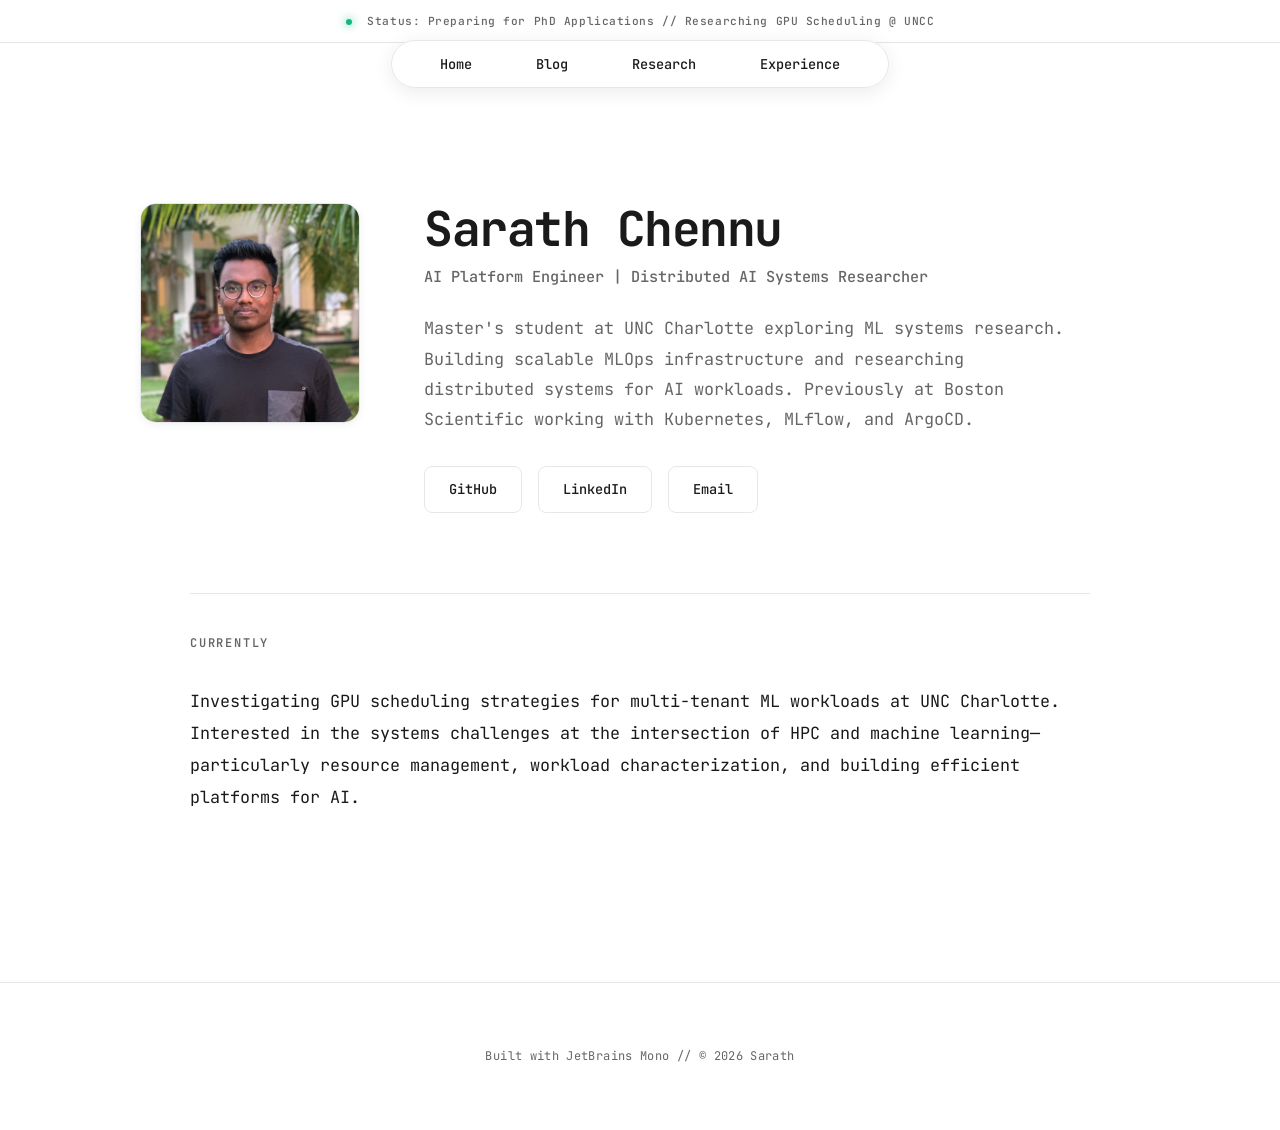
<file: index.html>
<!DOCTYPE html>
<html lang="en">
<head>
    <meta charset="UTF-8">
    <meta name="viewport" content="width=device-width, initial-scale=1.0">
    <title>Sarath Chennu| AI Platform Engineer</title>
    <meta name="description" content="Sarath Chennu- AI Platform Engineer focusing on MLOps and GPU scheduling. PhD applicant at UNC Charlotte.">
    <link rel="stylesheet" href="assets/css/style.css">
</head>
<body>

    <div class="status-bar">
        <span class="status-dot"></span>
        <span class="status-text">Status: Preparing for PhD Applications // Researching GPU Scheduling @ UNCC</span>
    </div>

    <nav class="pill-nav">
        <ul>
            <li><a href="#home">Home</a></li>
            <li><a href="blog/index.html">Blog</a></li>
            <li><a href="research/publications.html">Research</a></li>
            <li><a href="work/experience.html">Experience</a></li>
        </ul>
    </nav>

    <main class="container">

        <section id="home" class="hero fade-in">
            <div class="hero-layout">
                <div class="profile-container">
                    <div class="profile-frame">
                        <img src="assets/img/profile.jpg" alt="Sarath" class="profile-img">
                    </div>
                </div>
                <div class="hero-content">
                    <h1>Sarath Chennu</h1>
                    <p class="mono-tag">AI Platform Engineer | Distributed AI Systems Researcher</p>
                    <p class="bio">
                        Master's student at UNC Charlotte exploring ML systems research.
                        Building scalable MLOps infrastructure and researching distributed
                        systems for AI workloads. Previously at Boston Scientific working with
                        Kubernetes, MLflow, and ArgoCD.
                    </p>
                    <div class="hero-actions">
                        <a href="https://github.com/codesss009" target="_blank" class="link-btn">GitHub</a>
                        <a href="https://linkedin.com/in/yourprofile" target="_blank" class="link-btn">LinkedIn</a>
                        <a href="mailto:your@email.com" class="link-btn">Email</a>
                    </div>
                </div>
            </div>
        </section>

        <section class="current-focus fade-in">
            <h3 class="section-title">CURRENTLY</h3>
            <p class="focus-text">
                Investigating GPU scheduling strategies for multi-tenant ML workloads at UNC Charlotte.
                Interested in the systems challenges at the intersection of HPC and machine learning—particularly
                resource management, workload characterization, and building efficient platforms for AI.
            </p>
        </section>

    </main>

    <footer class="footer fade-in">
        <div class="container">
            <p>Built with JetBrains Mono // © 2026 Sarath</p>
        </div>
    </footer>

</body>
</html>
</file>
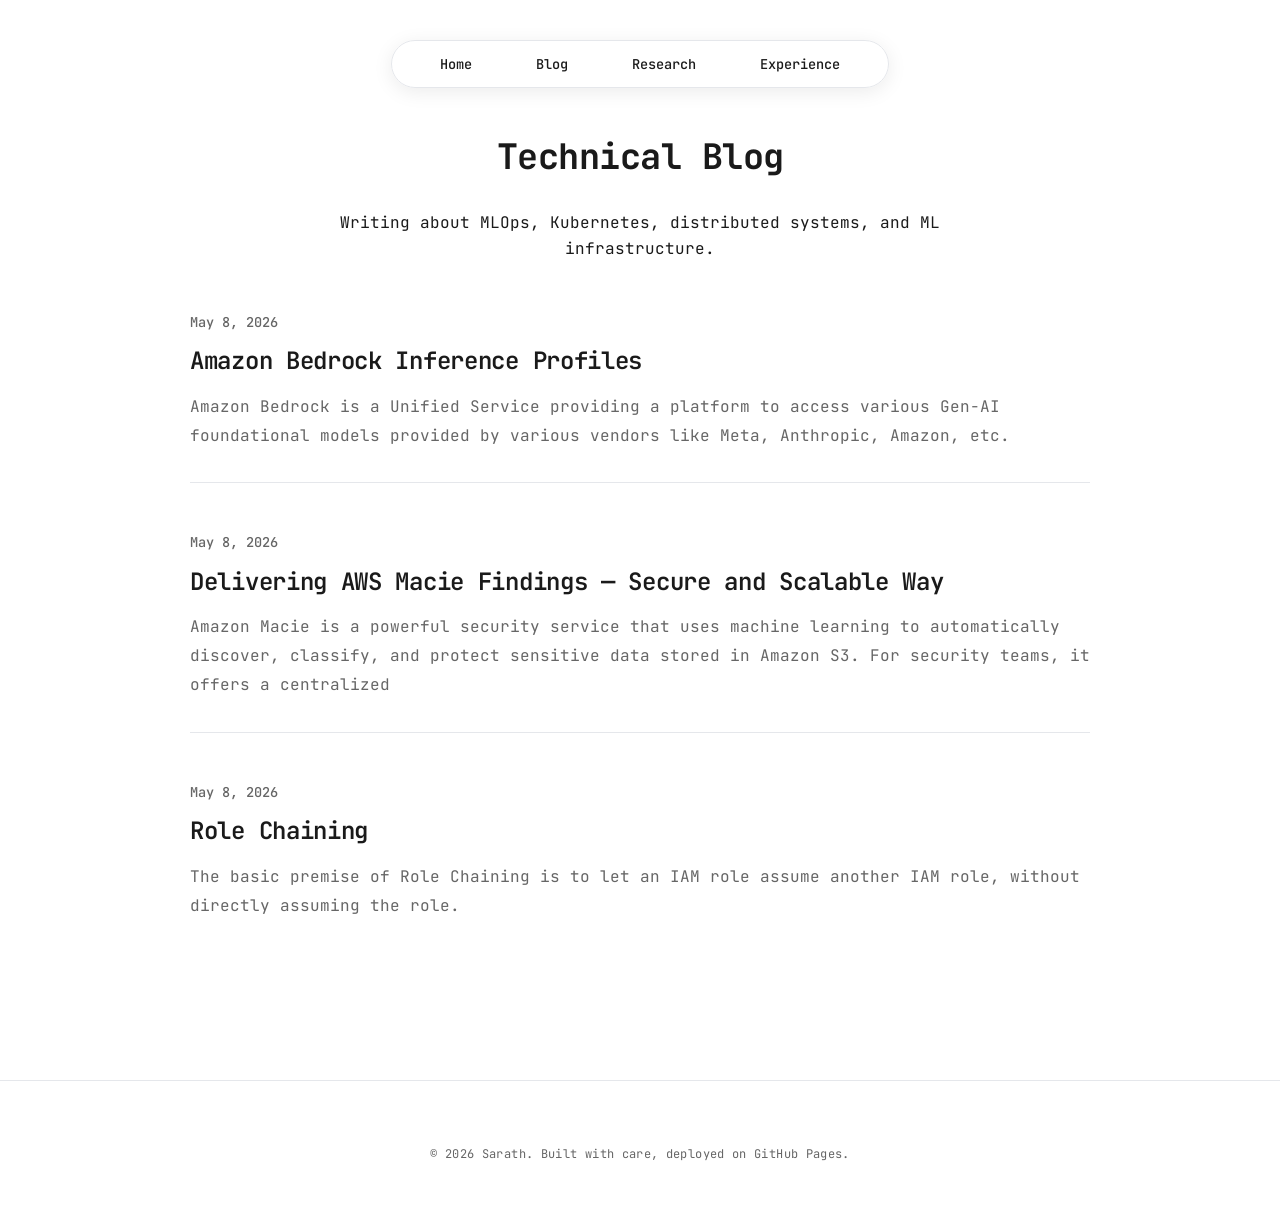
<file: blog/index.html>
<!DOCTYPE html>
<html lang="en">
<head>
    <meta charset="UTF-8">
    <meta name="viewport" content="width=device-width, initial-scale=1.0">
    <title>Blog - Sarath</title>
    <link rel="stylesheet" href="../assets/css/style.css">
</head>
<body>
    <nav class="pill-nav">
        <ul>
            <li><a href="../index.html#home">Home</a></li>
            <li><a href="index.html">Blog</a></li>
            <li><a href="../research/publications.html">Research</a></li>
            <li><a href="../work/experience.html">Experience</a></li>
        </ul>
    </nav>

    <section class="section">
        <div class="container">
            <h2>Technical Blog</h2>
            <p style="text-align: center; color: var(--text-light); max-width: 700px; margin: 0 auto 3rem;">
                Writing about MLOps, Kubernetes, distributed systems, and ML infrastructure.
            </p>

            <div class="posts-list">
                <article class="post-preview">
                    <div class="post-meta">May 8, 2026</div>
                    <h3><a href="posts/inference-profiles.html">Amazon Bedrock Inference Profiles</a></h3>
                    <p>
                        Amazon Bedrock is a Unified Service providing a platform to access various Gen-AI foundational models provided by various vendors like Meta, Anthropic, Amazon, etc.
                    </p>
                </article>

                <article class="post-preview">
                    <div class="post-meta">May 8, 2026</div>
                    <h3><a href="posts/macie-reports.html">Delivering AWS Macie Findings — Secure and Scalable Way</a></h3>
                    <p>
                        Amazon Macie is a powerful security service that uses machine learning to automatically discover, classify, and protect sensitive data stored in Amazon S3. For security teams, it offers a centralized 
                    </p>
                </article>

                <article class="post-preview">
                    <div class="post-meta">May 8, 2026</div>
                    <h3><a href="posts/role-chaining.html">Role Chaining</a></h3>
                    <p>
                        The basic premise of Role Chaining is to let an IAM role assume another IAM role, without directly assuming the role.
                    </p>
                </article>
            </div>
        </div>
    </section>

    <footer class="footer">
        <div class="container">
            <p>&copy; 2026 Sarath. Built with care, deployed on GitHub Pages.</p>
        </div>
    </footer>
</body>
</html>
</file>
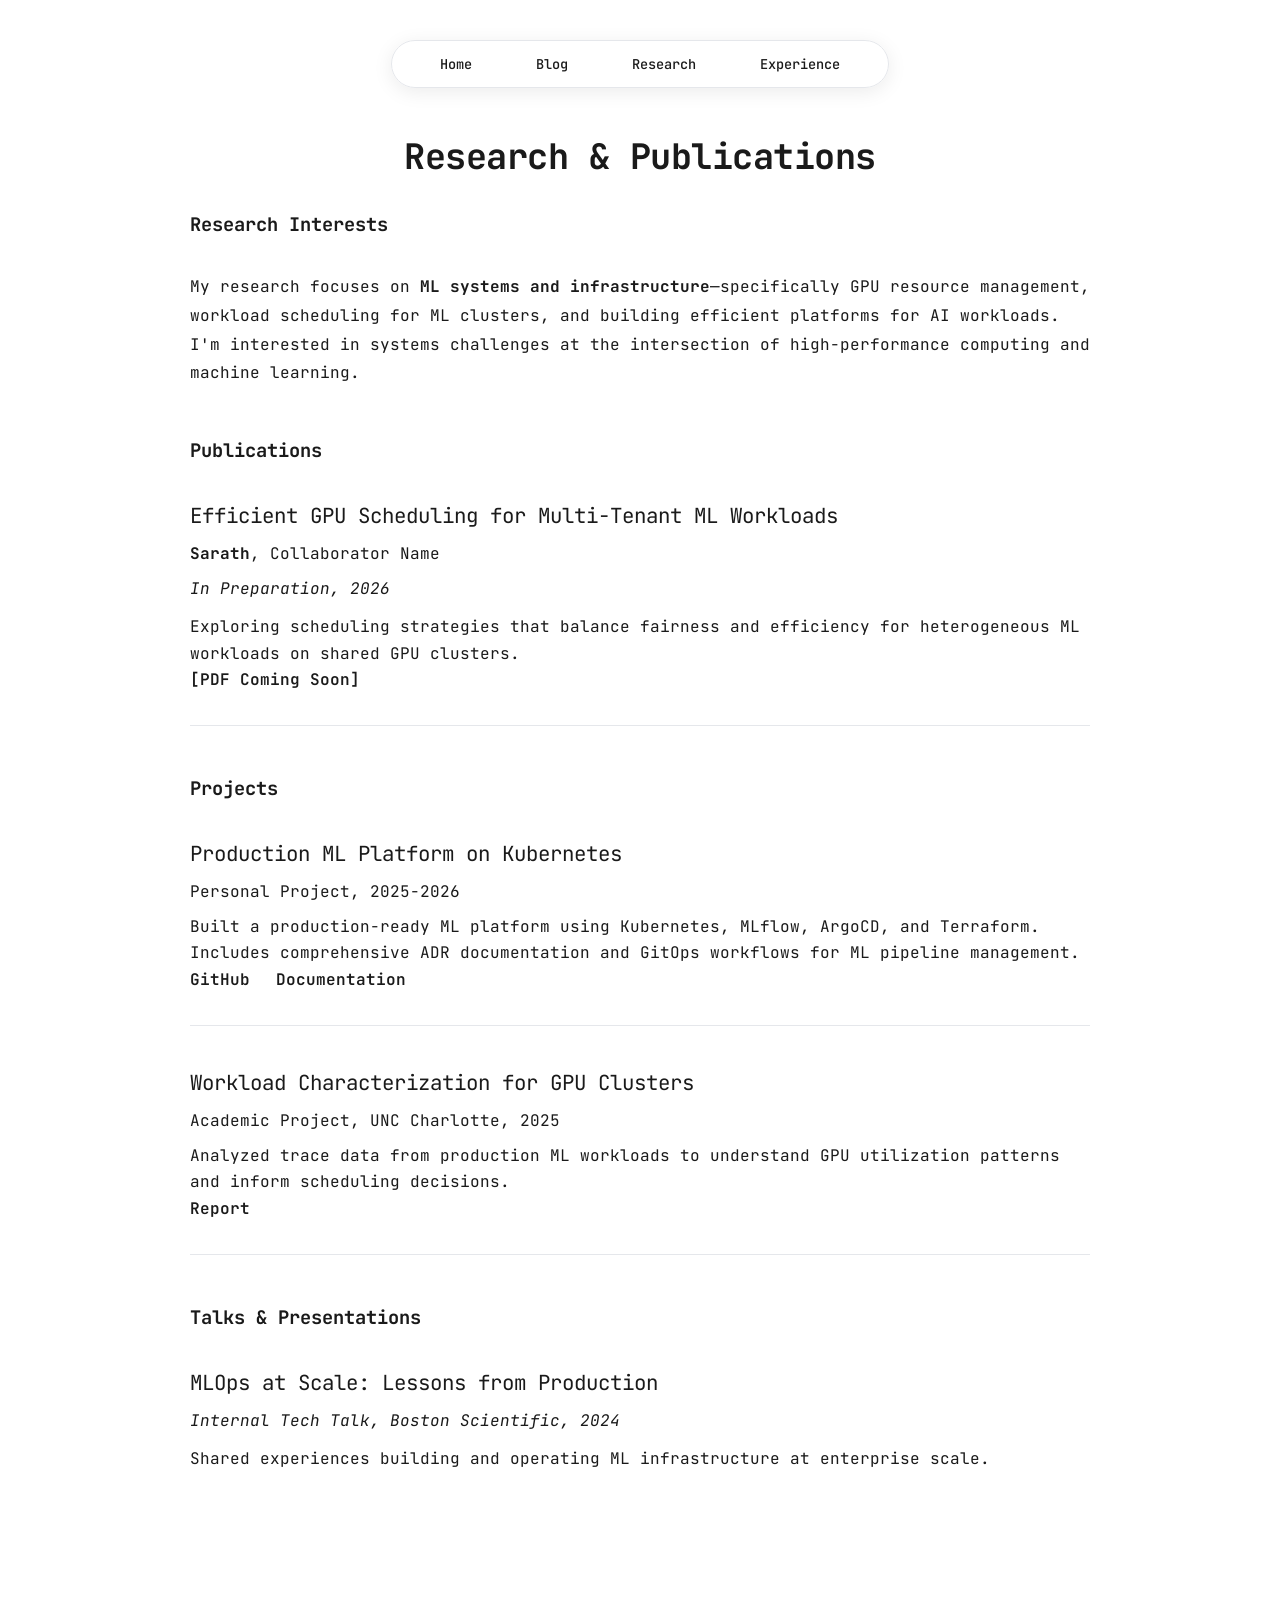
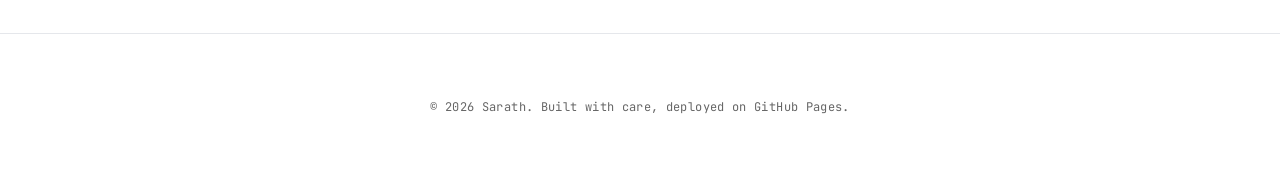
<file: research/publications.html>
<!DOCTYPE html>
<html lang="en">
<head>
    <meta charset="UTF-8">
    <meta name="viewport" content="width=device-width, initial-scale=1.0">
    <title>Research & Publications - Sarath</title>
    <link rel="stylesheet" href="../assets/css/style.css">
    <style>
        .publication {
            margin-bottom: 2.5rem;
            padding-bottom: 2rem;
            border-bottom: 1px solid var(--border);
        }
        .publication:last-child {
            border-bottom: none;
        }
        .pub-title {
            font-size: 1.3rem;
            margin-bottom: 0.5rem;
            color: var(--text);
        }
        .pub-authors {
            color: var(--text-light);
            margin-bottom: 0.5rem;
        }
        .pub-venue {
            font-style: italic;
            color: var(--text-light);
            margin-bottom: 0.75rem;
        }
        .pub-links a {
            margin-right: 1rem;
            color: var(--primary);
            text-decoration: none;
            font-weight: 600;
        }
        .pub-links a:hover {
            text-decoration: underline;
        }
    </style>
</head>
<body>
    <nav class="pill-nav">
        <ul>
            <li><a href="../index.html#home">Home</a></li>
            <li><a href="../blog/index.html">Blog</a></li>
            <li><a href="publications.html">Research</a></li>
            <li><a href="../work/experience.html">Experience</a></li>
        </ul>
    </nav>

    <section class="section">
        <div class="container">
            <h2>Research & Publications</h2>
            
            <div style="max-width: 900px; margin: 0 auto;">
                <h3 style="margin-bottom: 2rem;">Research Interests</h3>
                <p style="margin-bottom: 3rem; line-height: 1.8;">
                    My research focuses on <strong>ML systems and infrastructure</strong>—specifically 
                    GPU resource management, workload scheduling for ML clusters, and building efficient 
                    platforms for AI workloads. I'm interested in systems challenges at the intersection 
                    of high-performance computing and machine learning.
                </p>

                <h3 style="margin-bottom: 2rem;">Publications</h3>
                
                <!-- Example publication entries - replace with your actual work -->
                <div class="publication">
                    <div class="pub-title">
                        Efficient GPU Scheduling for Multi-Tenant ML Workloads
                    </div>
                    <div class="pub-authors">
                        <strong>Sarath</strong>, Collaborator Name
                    </div>
                    <div class="pub-venue">
                        In Preparation, 2026
                    </div>
                    <p>
                        Exploring scheduling strategies that balance fairness and efficiency for 
                        heterogeneous ML workloads on shared GPU clusters.
                    </p>
                    <div class="pub-links">
                        <a href="#">[PDF Coming Soon]</a>
                    </div>
                </div>

                <h3 style="margin-bottom: 2rem; margin-top: 3rem;">Projects</h3>

                <div class="publication">
                    <div class="pub-title">
                        Production ML Platform on Kubernetes
                    </div>
                    <div class="pub-authors">
                        Personal Project, 2025-2026
                    </div>
                    <p>
                        Built a production-ready ML platform using Kubernetes, MLflow, ArgoCD, and Terraform. 
                        Includes comprehensive ADR documentation and GitOps workflows for ML pipeline management.
                    </p>
                    <div class="pub-links">
                        <a href="https://github.com/yourusername/ml-platform">GitHub</a>
                        <a href="#">Documentation</a>
                    </div>
                </div>

                <div class="publication">
                    <div class="pub-title">
                        Workload Characterization for GPU Clusters
                    </div>
                    <div class="pub-authors">
                        Academic Project, UNC Charlotte, 2025
                    </div>
                    <p>
                        Analyzed trace data from production ML workloads to understand GPU utilization 
                        patterns and inform scheduling decisions.
                    </p>
                    <div class="pub-links">
                        <a href="#">Report</a>
                    </div>
                </div>

                <h3 style="margin-bottom: 2rem; margin-top: 3rem;">Talks & Presentations</h3>

                <div class="publication">
                    <div class="pub-title">
                        MLOps at Scale: Lessons from Production
                    </div>
                    <div class="pub-venue">
                        Internal Tech Talk, Boston Scientific, 2024
                    </div>
                    <p>
                        Shared experiences building and operating ML infrastructure at enterprise scale.
                    </p>
                </div>
            </div>
        </div>
    </section>

    <footer class="footer">
        <div class="container">
            <p>&copy; 2026 Sarath. Built with care, deployed on GitHub Pages.</p>
        </div>
    </footer>
</body>
</html>
</file>
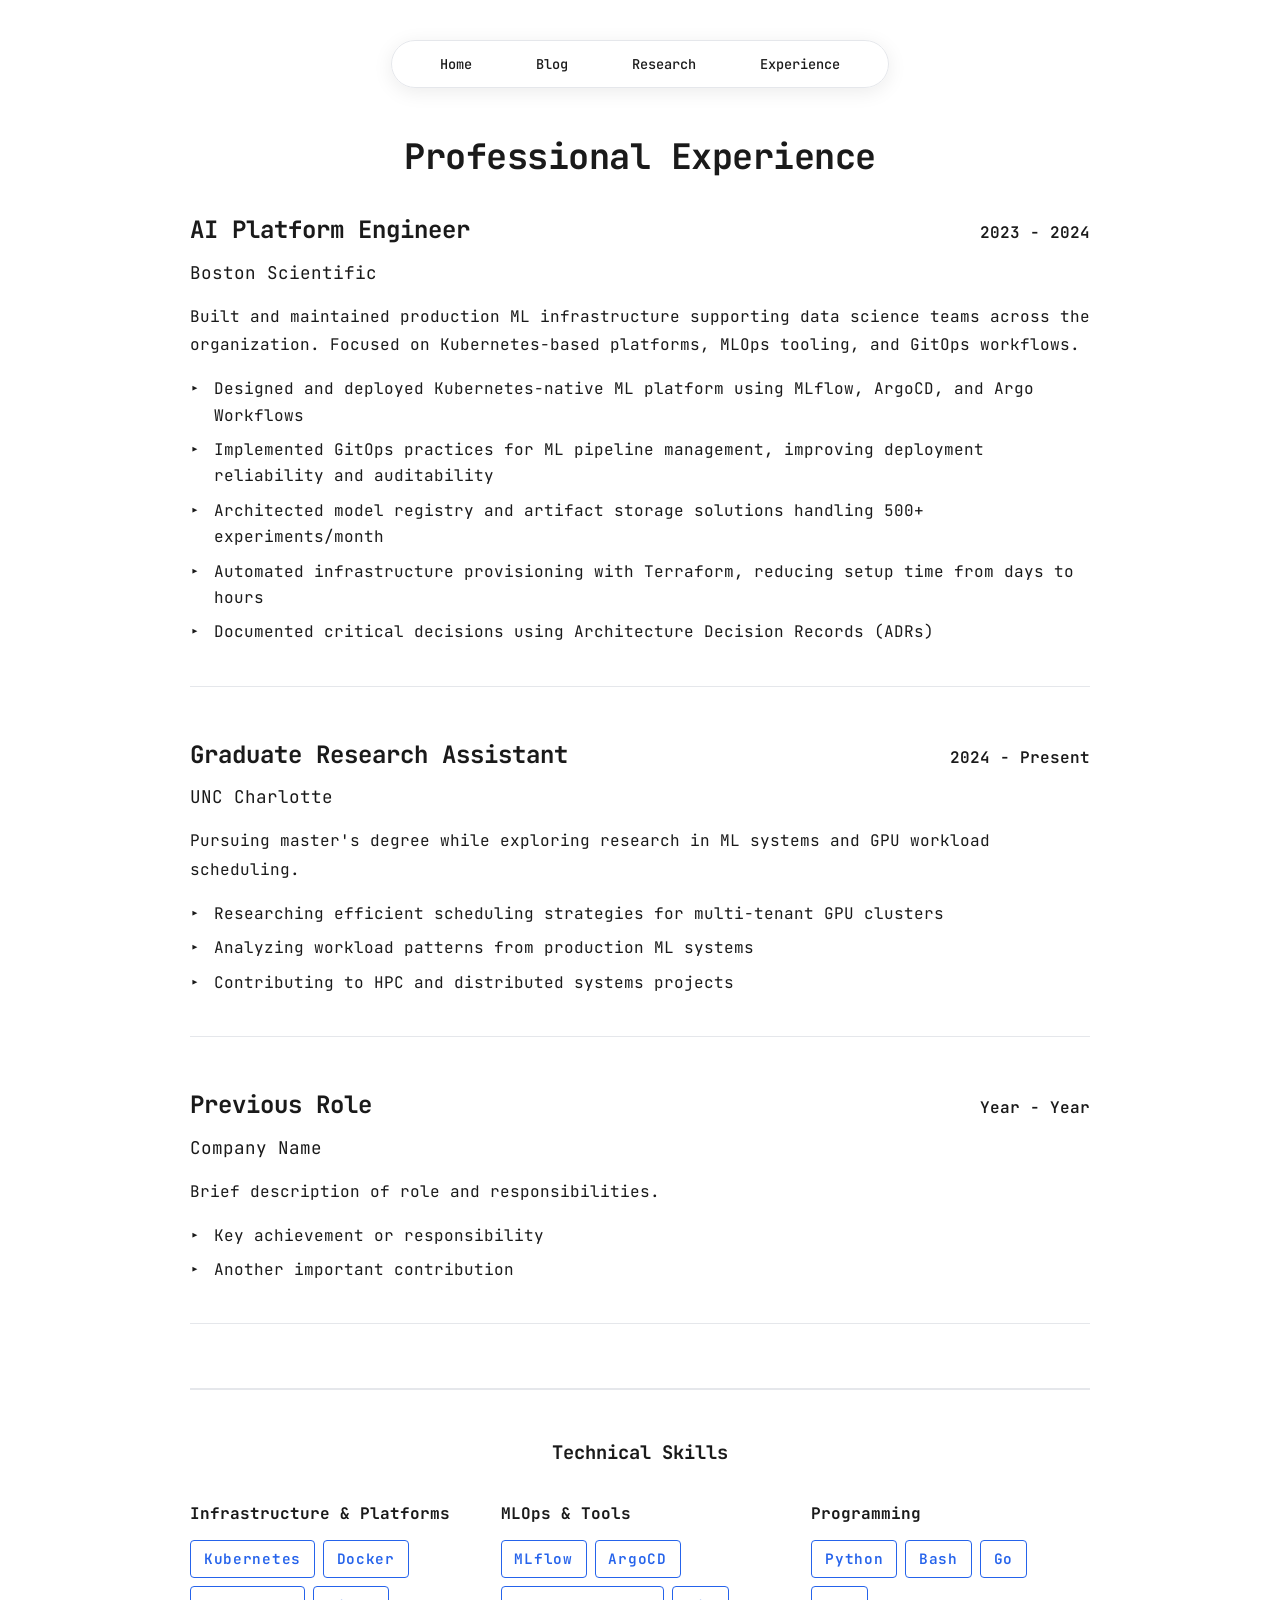
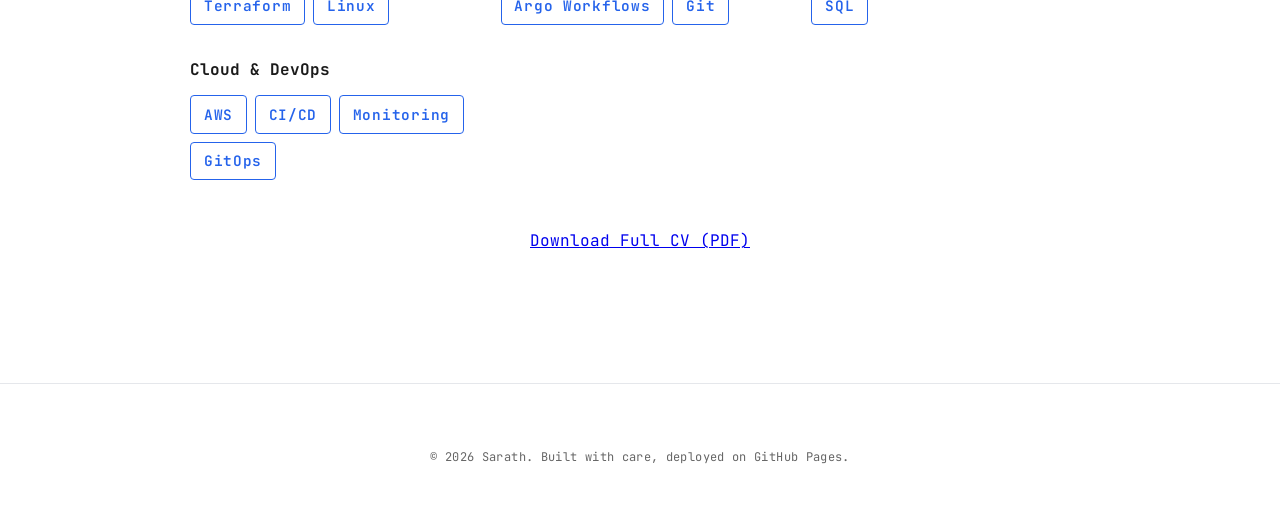
<file: work/experience.html>
<!DOCTYPE html>
<html lang="en">
<head>
    <meta charset="UTF-8">
    <meta name="viewport" content="width=device-width, initial-scale=1.0">
    <title>Experience - Sarath</title>
    <link rel="stylesheet" href="../assets/css/style.css">
    <style>
        .experience-item {
            margin-bottom: 3rem;
            padding-bottom: 2rem;
            border-bottom: 1px solid var(--border);
        }
        .experience-item:last-child {
            border-bottom: none;
        }
        .exp-header {
            display: flex;
            justify-content: space-between;
            align-items: baseline;
            margin-bottom: 0.5rem;
            flex-wrap: wrap;
        }
        .exp-title {
            font-size: 1.5rem;
            font-weight: 700;
            color: var(--text);
        }
        .exp-date {
            color: var(--text-light);
            font-weight: 600;
        }
        .exp-company {
            color: var(--primary);
            font-size: 1.1rem;
            margin-bottom: 1rem;
        }
        .exp-description {
            margin-bottom: 1rem;
            line-height: 1.8;
        }
        .exp-highlights {
            list-style: none;
            padding-left: 0;
        }
        .exp-highlights li {
            padding-left: 1.5rem;
            margin-bottom: 0.5rem;
            position: relative;
        }
        .exp-highlights li:before {
            content: "▸";
            position: absolute;
            left: 0;
            color: var(--primary);
        }
        .skills-section {
            margin-top: 4rem;
            padding-top: 3rem;
            border-top: 2px solid var(--border);
        }
        .skills-grid {
            display: grid;
            grid-template-columns: repeat(auto-fit, minmax(250px, 1fr));
            gap: 2rem;
            margin-top: 2rem;
        }
        .skill-category h4 {
            margin-bottom: 0.75rem;
            color: var(--primary);
        }
        .skill-tags {
            display: flex;
            flex-wrap: wrap;
            gap: 0.5rem;
        }
        .tag {
            background: var(--bg-light);
            padding: 0.4rem 0.8rem;
            border-radius: 4px;
            font-size: 0.9rem;
        }
    </style>
</head>
<body>
    <nav class="pill-nav">
        <ul>
            <li><a href="../index.html#home">Home</a></li>
            <li><a href="../blog/index.html">Blog</a></li>
            <li><a href="../research/publications.html">Research</a></li>
            <li><a href="experience.html">Experience</a></li>
        </ul>
    </nav>

    <section class="section">
        <div class="container">
            <h2>Professional Experience</h2>
            
            <div style="max-width: 900px; margin: 0 auto;">
                
                <div class="experience-item">
                    <div class="exp-header">
                        <div class="exp-title">AI Platform Engineer</div>
                        <div class="exp-date">2023 - 2024</div>
                    </div>
                    <div class="exp-company">Boston Scientific</div>
                    <p class="exp-description">
                        Built and maintained production ML infrastructure supporting data science teams 
                        across the organization. Focused on Kubernetes-based platforms, MLOps tooling, 
                        and GitOps workflows.
                    </p>
                    <ul class="exp-highlights">
                        <li>Designed and deployed Kubernetes-native ML platform using MLflow, ArgoCD, and Argo Workflows</li>
                        <li>Implemented GitOps practices for ML pipeline management, improving deployment reliability and auditability</li>
                        <li>Architected model registry and artifact storage solutions handling 500+ experiments/month</li>
                        <li>Automated infrastructure provisioning with Terraform, reducing setup time from days to hours</li>
                        <li>Documented critical decisions using Architecture Decision Records (ADRs)</li>
                    </ul>
                </div>

                <div class="experience-item">
                    <div class="exp-header">
                        <div class="exp-title">Graduate Research Assistant</div>
                        <div class="exp-date">2024 - Present</div>
                    </div>
                    <div class="exp-company">UNC Charlotte</div>
                    <p class="exp-description">
                        Pursuing master's degree while exploring research in ML systems and GPU workload scheduling.
                    </p>
                    <ul class="exp-highlights">
                        <li>Researching efficient scheduling strategies for multi-tenant GPU clusters</li>
                        <li>Analyzing workload patterns from production ML systems</li>
                        <li>Contributing to HPC and distributed systems projects</li>
                    </ul>
                </div>

                <div class="experience-item">
                    <div class="exp-header">
                        <div class="exp-title">Previous Role</div>
                        <div class="exp-date">Year - Year</div>
                    </div>
                    <div class="exp-company">Company Name</div>
                    <p class="exp-description">
                        Brief description of role and responsibilities.
                    </p>
                    <ul class="exp-highlights">
                        <li>Key achievement or responsibility</li>
                        <li>Another important contribution</li>
                    </ul>
                </div>

                <div class="skills-section">
                    <h3 style="text-align: center; margin-bottom: 2rem;">Technical Skills</h3>
                    
                    <div class="skills-grid">
                        <div class="skill-category">
                            <h4>Infrastructure & Platforms</h4>
                            <div class="skill-tags">
                                <span class="tag">Kubernetes</span>
                                <span class="tag">Docker</span>
                                <span class="tag">Terraform</span>
                                <span class="tag">Linux</span>
                            </div>
                        </div>

                        <div class="skill-category">
                            <h4>MLOps & Tools</h4>
                            <div class="skill-tags">
                                <span class="tag">MLflow</span>
                                <span class="tag">ArgoCD</span>
                                <span class="tag">Argo Workflows</span>
                                <span class="tag">Git</span>
                            </div>
                        </div>

                        <div class="skill-category">
                            <h4>Programming</h4>
                            <div class="skill-tags">
                                <span class="tag">Python</span>
                                <span class="tag">Bash</span>
                                <span class="tag">Go</span>
                                <span class="tag">SQL</span>
                            </div>
                        </div>

                        <div class="skill-category">
                            <h4>Cloud & DevOps</h4>
                            <div class="skill-tags">
                                <span class="tag">AWS</span>
                                <span class="tag">CI/CD</span>
                                <span class="tag">Monitoring</span>
                                <span class="tag">GitOps</span>
                            </div>
                        </div>
                    </div>
                </div>

                <div style="text-align: center; margin-top: 3rem;">
                    <a href="../assets/cv.pdf" class="btn btn-primary">Download Full CV (PDF)</a>
                </div>
            </div>
        </div>
    </section>

    <footer class="footer">
        <div class="container">
            <p>&copy; 2026 Sarath. Built with care, deployed on GitHub Pages.</p>
        </div>
    </footer>
</body>
</html>
</file>
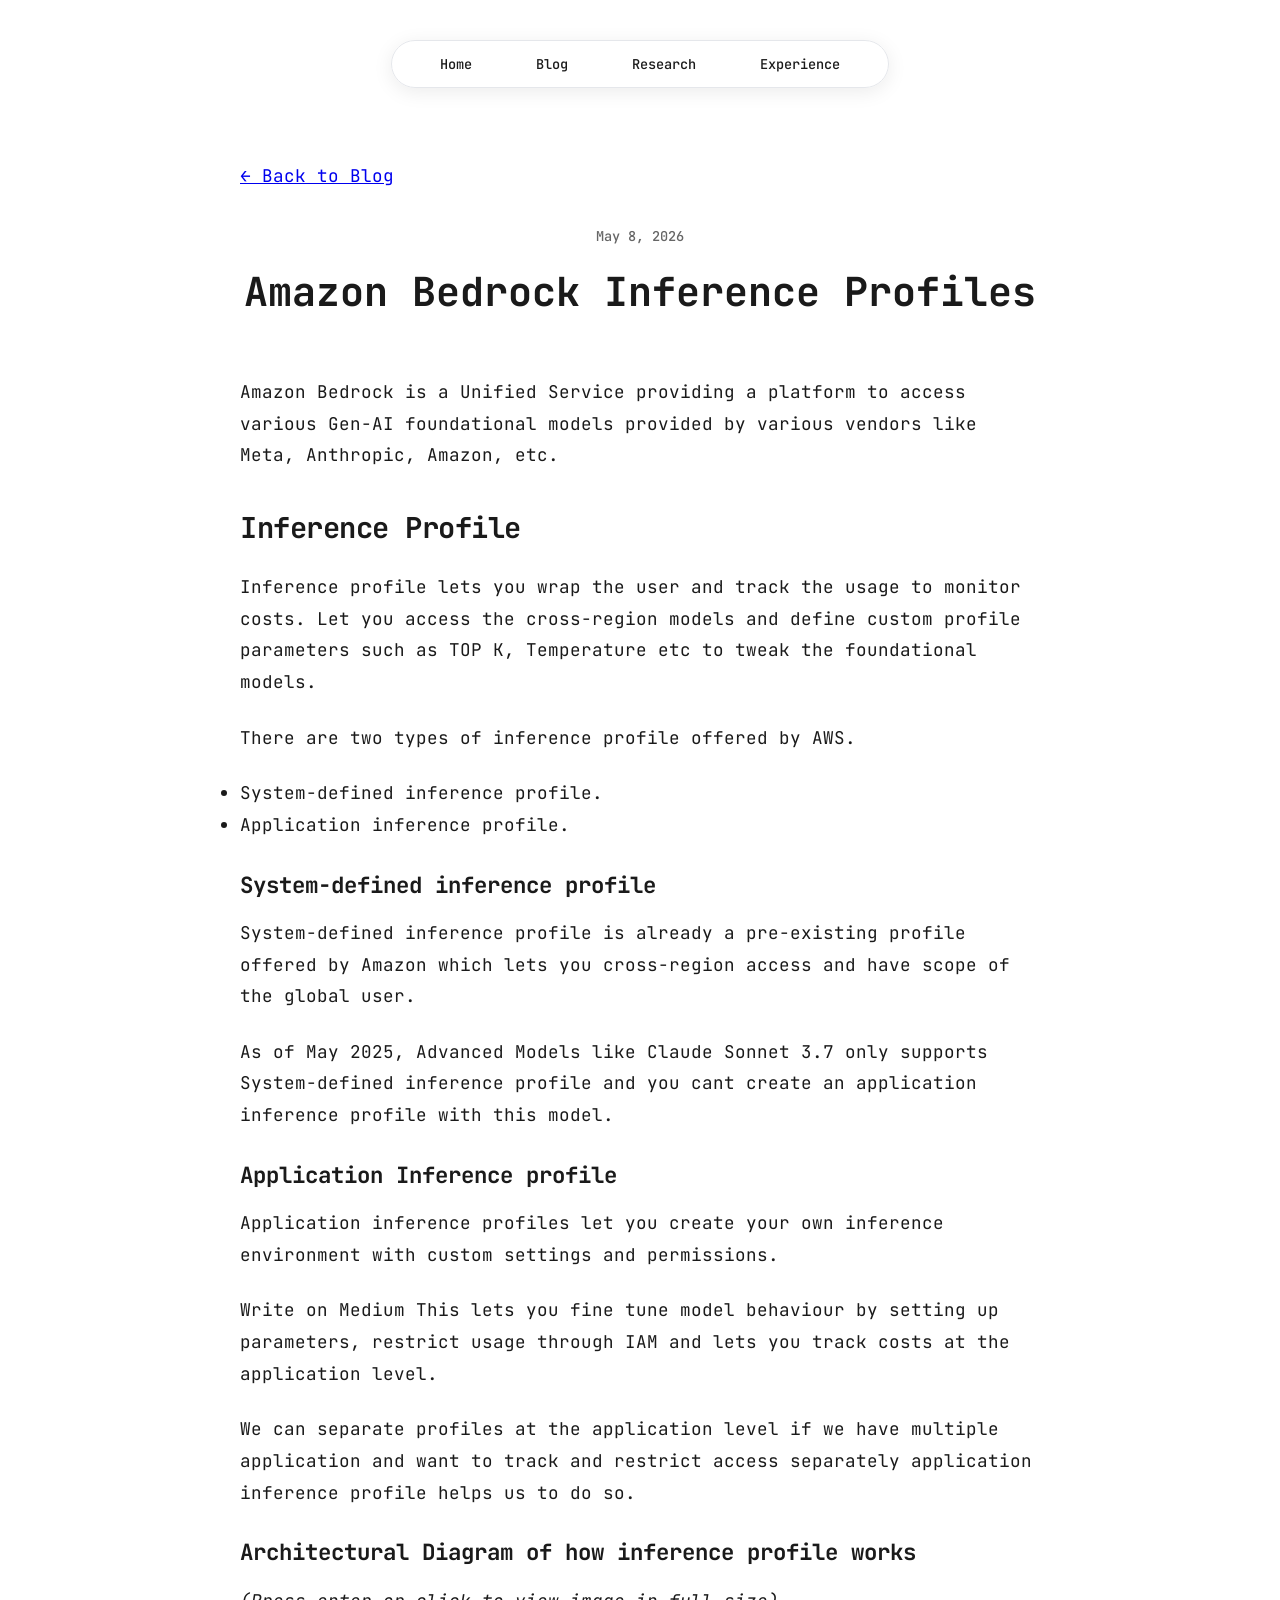
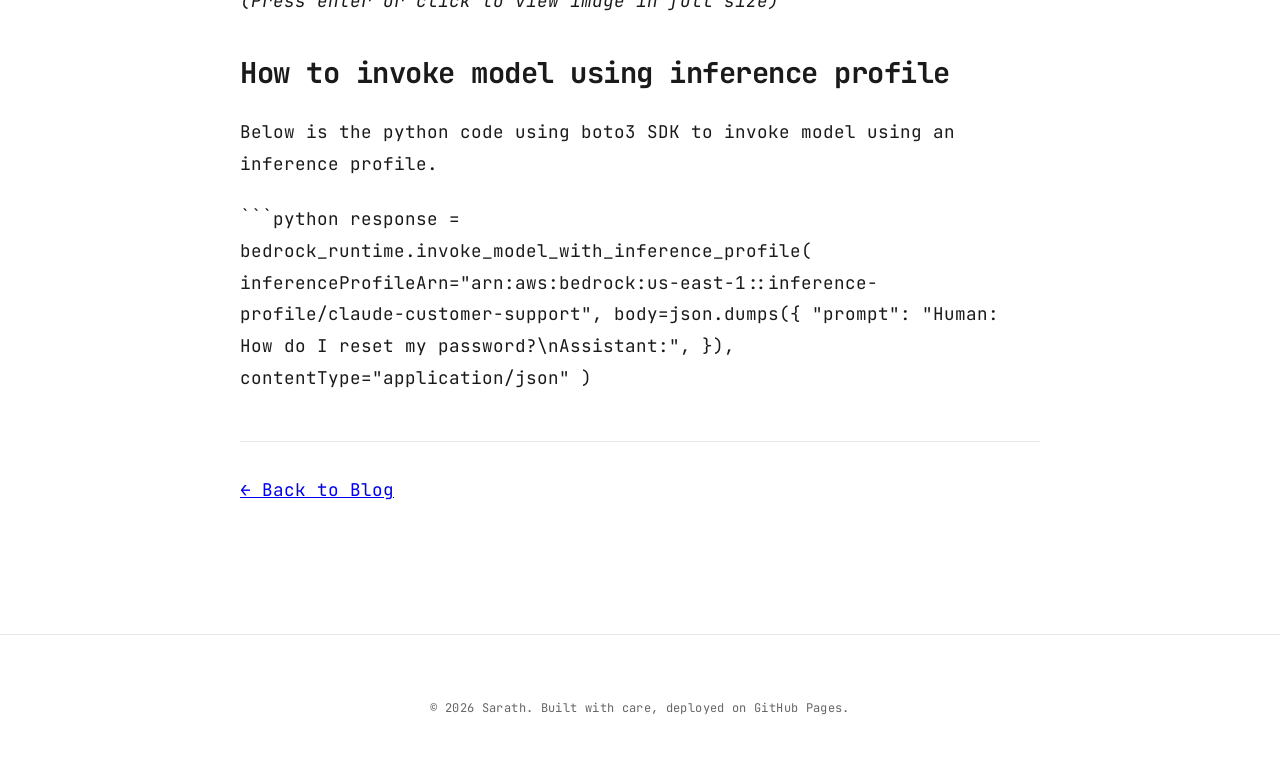
<file: blog/posts/inference-profiles.html>
<!DOCTYPE html>
<html lang="en">
<head>
    <meta charset="UTF-8">
    <meta name="viewport" content="width=device-width, initial-scale=1.0">
    <title>Amazon Bedrock Inference Profiles - Sarath</title>
    <link rel="stylesheet" href="../../assets/css/style.css">
    <style>
        .post-content {
            max-width: 800px;
            margin: 0 auto;
            font-size: 1.1rem;
            line-height: 1.8;
        }
        .post-header {
            margin-bottom: 3rem;
            text-align: center;
        }
        .post-title {
            font-size: 2.5rem;
            margin-bottom: 1rem;
        }
        .post-content h2 {
            font-size: 1.8rem;
            margin: 2rem 0 1rem;
            text-align: left;
        }
        .post-content h3 {
            font-size: 1.4rem;
            margin: 1.5rem 0 0.75rem;
        }
        .post-content p {
            margin-bottom: 1.5rem;
        }
        .post-content code {
            background: var(--bg-light);
            padding: 0.2rem 0.4rem;
            border-radius: 3px;
            font-family: 'JetBrains Mono', 'Fira Code', monospace;
            font-size: 0.9em;
            font-weight: 500;
        }
        .post-content pre {
            background: var(--bg-light);
            padding: 1rem;
            border-radius: 6px;
            overflow-x: auto;
            margin: 1.5rem 0;
        }
        .post-content pre code {
            background: none;
            padding: 0;
        }
        .back-link {
            margin: 2rem 0;
        }
    </style>
</head>
<body>
    <nav class="pill-nav">
        <ul>
            <li><a href="../../index.html#home">Home</a></li>
            <li><a href="../index.html">Blog</a></li>
            <li><a href="../../research/publications.html">Research</a></li>
            <li><a href="../../work/experience.html">Experience</a></li>
        </ul>
    </nav>

    <section class="section">
        <div class="container">
            <div class="post-content">
                <div class="back-link">
                    <a href="../index.html">← Back to Blog</a>
                </div>

                <div class="post-header">
                    <div class="post-meta">May 8, 2026</div>
                    <h1 class="post-title">Amazon Bedrock Inference Profiles</h1>
                </div>

                <p>Amazon Bedrock is a Unified Service providing a platform to access various Gen-AI foundational models provided by various vendors like Meta, Anthropic, Amazon, etc.</p>
<h2>Inference Profile</h2>
<p>Inference profile lets you wrap the user and track the usage to monitor costs. Let you access the cross-region models and define custom profile parameters such as TOP K, Temperature etc to tweak the foundational models.</p>
<p>There are two types of inference profile offered by AWS.</p>
<ul>
<li>System-defined inference profile.</li>
<li>Application inference profile.</li>
</ul>
<h3>System-defined inference profile</h3>
<p>System-defined inference profile is already a pre-existing profile offered by Amazon which lets you cross-region access and have scope of the global user.</p>
<p>As of May 2025, Advanced Models like Claude Sonnet 3.7 only supports System-defined inference profile and you cant create an application inference profile with this model.</p>
<h3>Application Inference profile</h3>
<p>Application inference profiles let you create your own inference environment with custom settings and permissions.</p>
<p>Write on Medium
This lets you fine tune model behaviour by setting up parameters, restrict usage through IAM and lets you track costs at the application level.</p>
<p>We can separate profiles at the application level if we have multiple application and want to track and restrict access separately application inference profile helps us to do so.</p>
<h3>Architectural Diagram of how inference profile works</h3>
<p><em>(Press enter or click to view image in full size)</em></p>
<h2>How to invoke model using inference profile</h2>
<p>Below is the python code using boto3 SDK to invoke model using an inference profile.</p>
<p>```python
response = bedrock_runtime.invoke_model_with_inference_profile(
    inferenceProfileArn="arn:aws:bedrock:us-east-1:<account-id>:inference-profile/claude-customer-support",
    body=json.dumps({
        "prompt": "Human: How do I reset my password?\nAssistant:",
    }),
    contentType="application/json"
)</p>

                <div class="back-link" style="margin-top: 3rem; padding-top: 2rem; border-top: 1px solid var(--border);">
                    <a href="../index.html">← Back to Blog</a>
                </div>
            </div>
        </div>
    </section>

    <footer class="footer">
        <div class="container">
            <p>&copy; 2026 Sarath. Built with care, deployed on GitHub Pages.</p>
        </div>
    </footer>
</body>
</html>
</file>
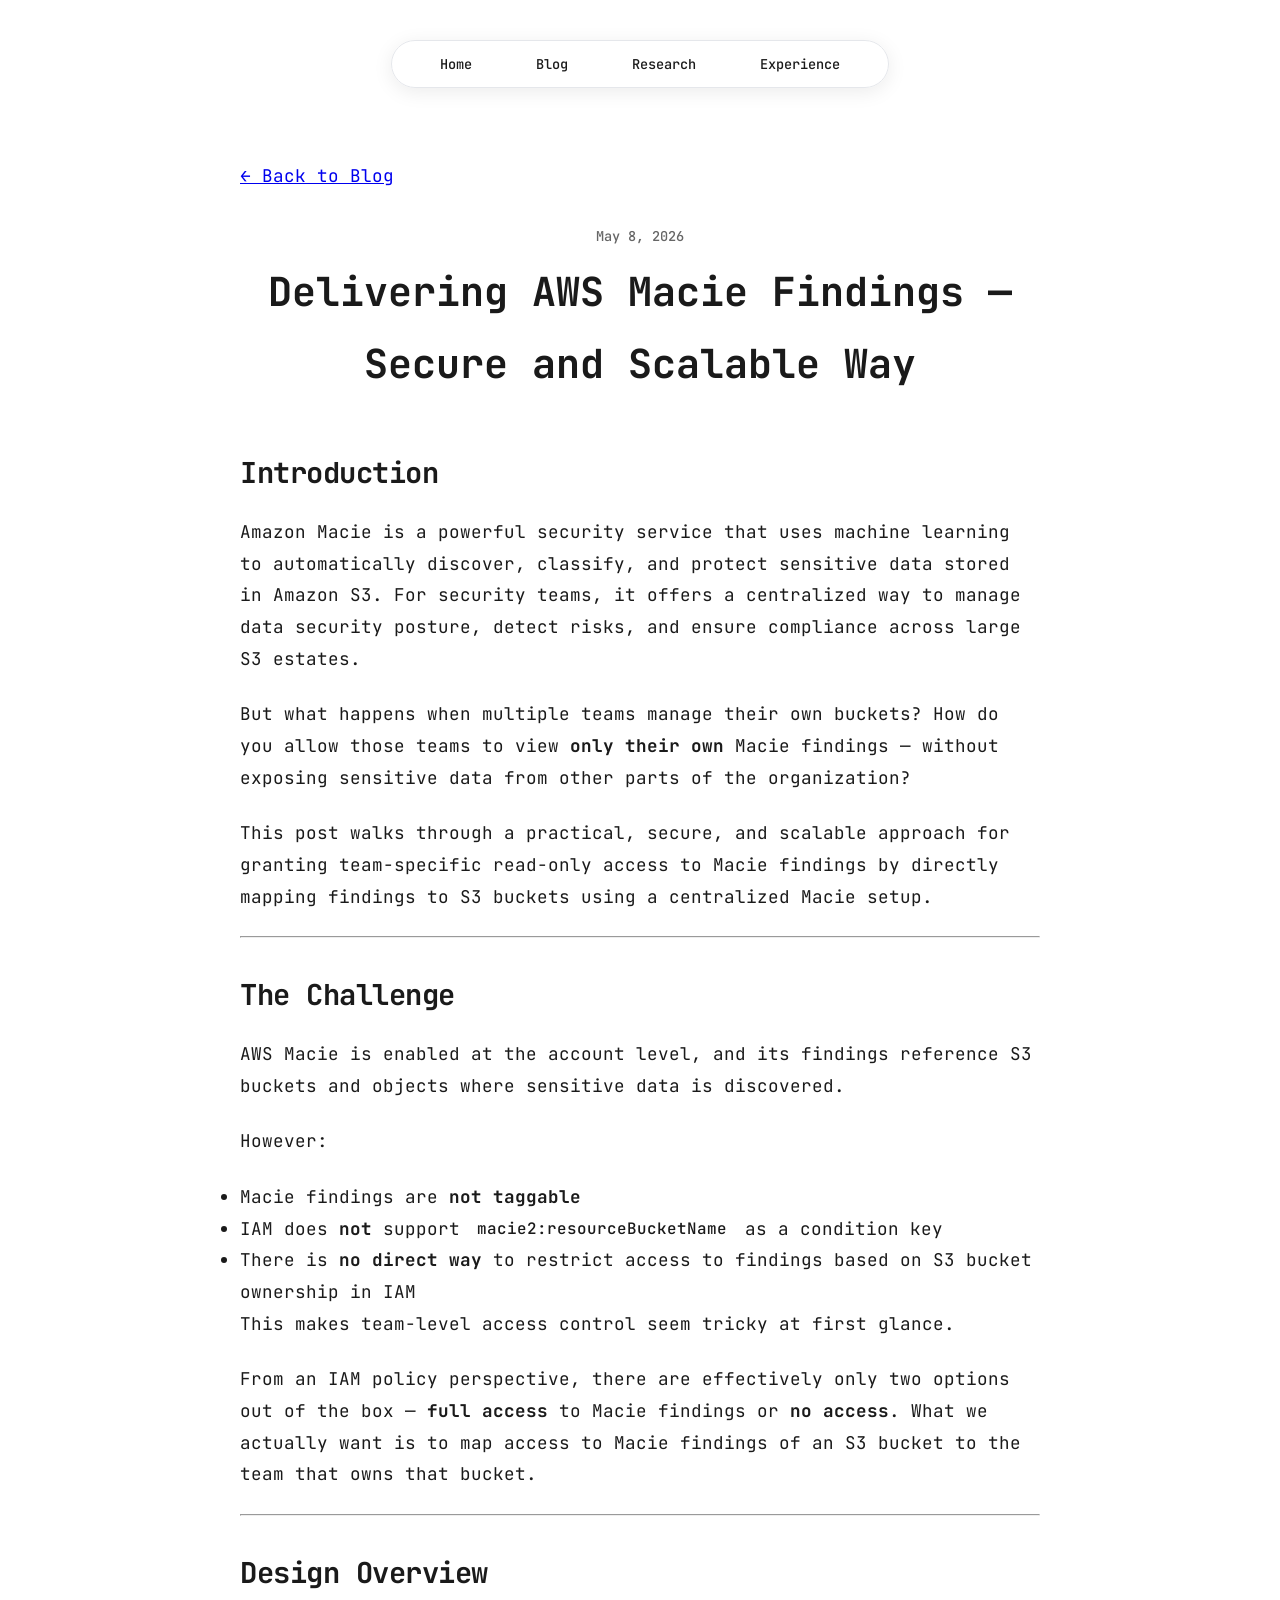
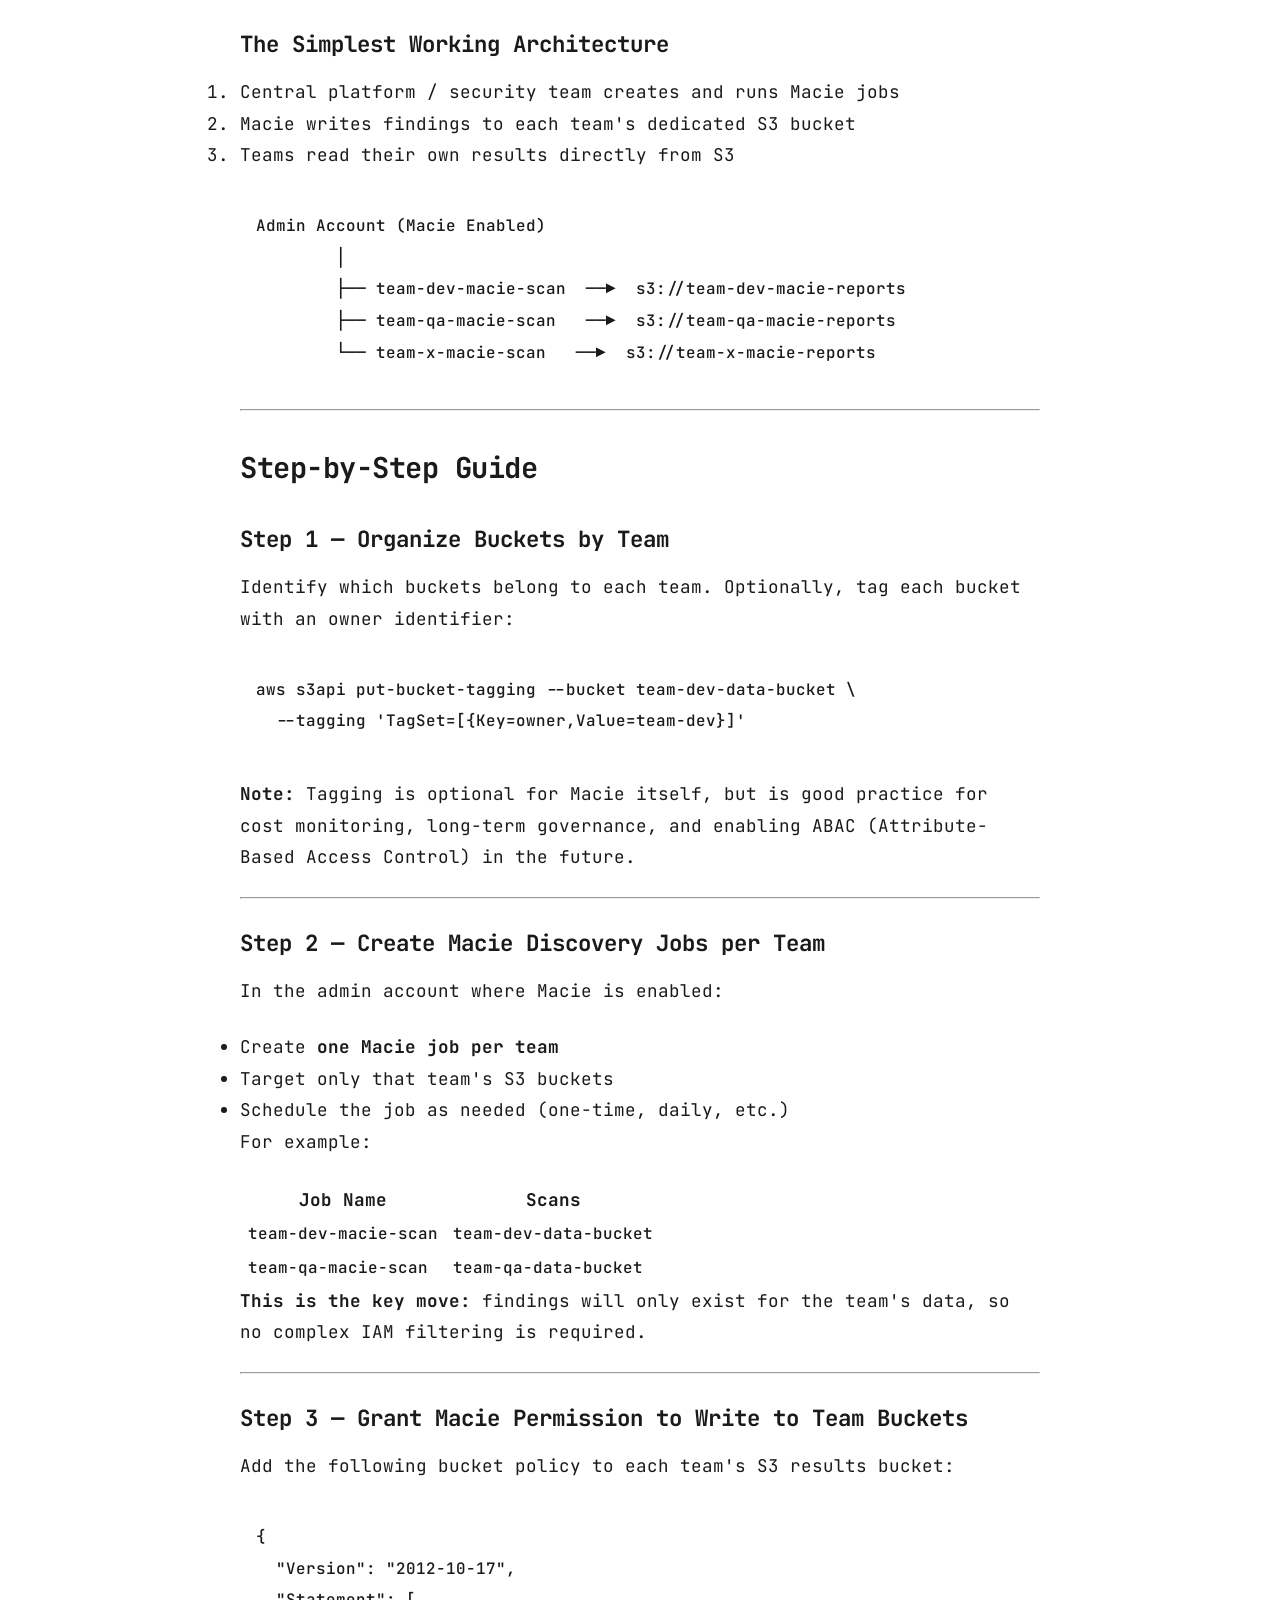
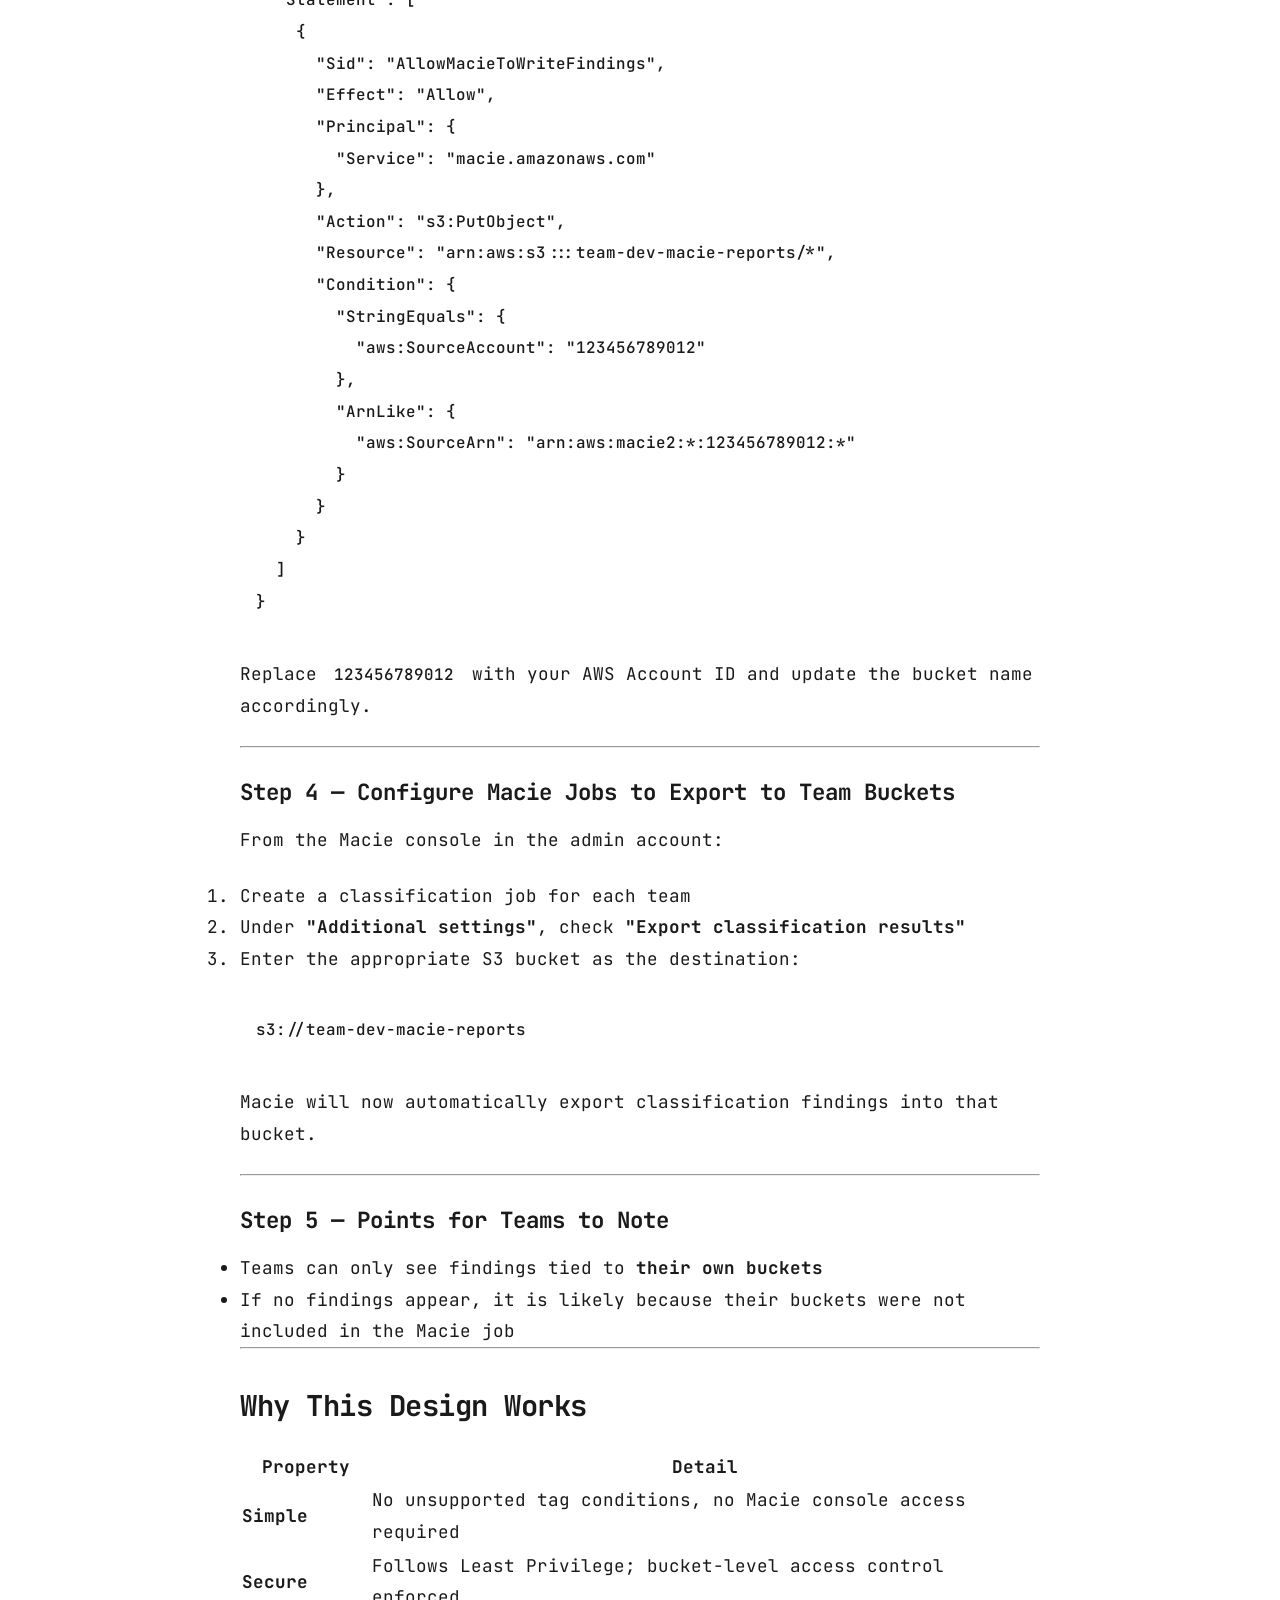
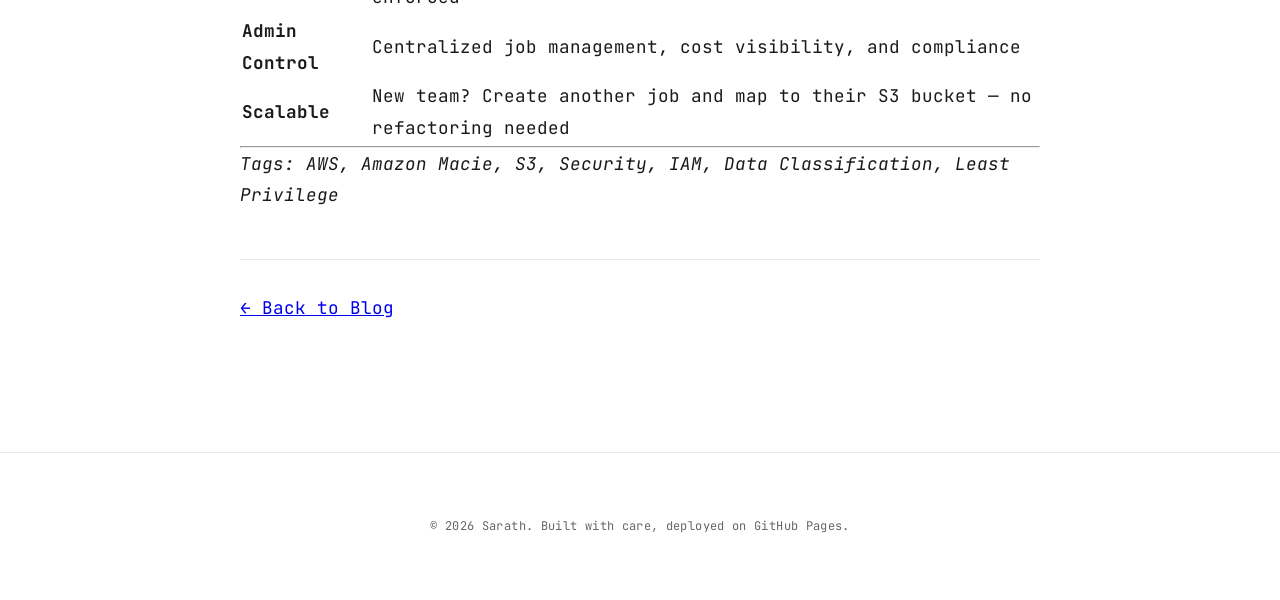
<file: blog/posts/macie-reports.html>
<!DOCTYPE html>
<html lang="en">
<head>
    <meta charset="UTF-8">
    <meta name="viewport" content="width=device-width, initial-scale=1.0">
    <title>Delivering AWS Macie Findings — Secure and Scalable Way - Sarath</title>
    <link rel="stylesheet" href="../../assets/css/style.css">
    <style>
        .post-content {
            max-width: 800px;
            margin: 0 auto;
            font-size: 1.1rem;
            line-height: 1.8;
        }
        .post-header {
            margin-bottom: 3rem;
            text-align: center;
        }
        .post-title {
            font-size: 2.5rem;
            margin-bottom: 1rem;
        }
        .post-content h2 {
            font-size: 1.8rem;
            margin: 2rem 0 1rem;
            text-align: left;
        }
        .post-content h3 {
            font-size: 1.4rem;
            margin: 1.5rem 0 0.75rem;
        }
        .post-content p {
            margin-bottom: 1.5rem;
        }
        .post-content code {
            background: var(--bg-light);
            padding: 0.2rem 0.4rem;
            border-radius: 3px;
            font-family: 'JetBrains Mono', 'Fira Code', monospace;
            font-size: 0.9em;
            font-weight: 500;
        }
        .post-content pre {
            background: var(--bg-light);
            padding: 1rem;
            border-radius: 6px;
            overflow-x: auto;
            margin: 1.5rem 0;
        }
        .post-content pre code {
            background: none;
            padding: 0;
        }
        .back-link {
            margin: 2rem 0;
        }
    </style>
</head>
<body>
    <nav class="pill-nav">
        <ul>
            <li><a href="../../index.html#home">Home</a></li>
            <li><a href="../index.html">Blog</a></li>
            <li><a href="../../research/publications.html">Research</a></li>
            <li><a href="../../work/experience.html">Experience</a></li>
        </ul>
    </nav>

    <section class="section">
        <div class="container">
            <div class="post-content">
                <div class="back-link">
                    <a href="../index.html">← Back to Blog</a>
                </div>

                <div class="post-header">
                    <div class="post-meta">May 8, 2026</div>
                    <h1 class="post-title">Delivering AWS Macie Findings — Secure and Scalable Way</h1>
                </div>

                <h2>Introduction</h2>
<p>Amazon Macie is a powerful security service that uses machine learning to automatically discover, classify, and protect sensitive data stored in Amazon S3. For security teams, it offers a centralized way to manage data security posture, detect risks, and ensure compliance across large S3 estates.</p>
<p>But what happens when multiple teams manage their own buckets? How do you allow those teams to view <strong>only their own</strong> Macie findings — without exposing sensitive data from other parts of the organization?</p>
<p>This post walks through a practical, secure, and scalable approach for granting team-specific read-only access to Macie findings by directly mapping findings to S3 buckets using a centralized Macie setup.</p>
<hr />
<h2>The Challenge</h2>
<p>AWS Macie is enabled at the account level, and its findings reference S3 buckets and objects where sensitive data is discovered.</p>
<p>However:</p>
<ul>
<li>Macie findings are <strong>not taggable</strong></li>
<li>IAM does <strong>not</strong> support <code>macie2:resourceBucketName</code> as a condition key</li>
<li>There is <strong>no direct way</strong> to restrict access to findings based on S3 bucket ownership in IAM</li>
</ul>
<p>This makes team-level access control seem tricky at first glance.</p>
<p>From an IAM policy perspective, there are effectively only two options out of the box — <strong>full access</strong> to Macie findings or <strong>no access</strong>. What we actually want is to map access to Macie findings of an S3 bucket to the team that owns that bucket.</p>
<hr />
<h2>Design Overview</h2>
<h3>The Simplest Working Architecture</h3>
<ol>
<li>Central platform / security team creates and runs Macie jobs</li>
<li>Macie writes findings to each team's dedicated S3 bucket</li>
<li>Teams read their own results directly from S3</li>
</ol>
<pre><code>Admin Account (Macie Enabled)
        │
        ├── team-dev-macie-scan  ──▶  s3://team-dev-macie-reports
        ├── team-qa-macie-scan   ──▶  s3://team-qa-macie-reports
        └── team-x-macie-scan   ──▶  s3://team-x-macie-reports
</code></pre>
<hr />
<h2>Step-by-Step Guide</h2>
<h3>Step 1 — Organize Buckets by Team</h3>
<p>Identify which buckets belong to each team. Optionally, tag each bucket with an owner identifier:</p>
<pre><code class="language-bash">aws s3api put-bucket-tagging --bucket team-dev-data-bucket \
  --tagging 'TagSet=[{Key=owner,Value=team-dev}]'
</code></pre>
<blockquote>
<p><strong>Note:</strong> Tagging is optional for Macie itself, but is good practice for cost monitoring, long-term governance, and enabling ABAC (Attribute-Based Access Control) in the future.</p>
</blockquote>
<hr />
<h3>Step 2 — Create Macie Discovery Jobs per Team</h3>
<p>In the admin account where Macie is enabled:</p>
<ul>
<li>Create <strong>one Macie job per team</strong></li>
<li>Target only that team's S3 buckets</li>
<li>Schedule the job as needed (one-time, daily, etc.)</li>
</ul>
<p>For example:</p>
<table>
<thead>
<tr>
<th>Job Name</th>
<th>Scans</th>
</tr>
</thead>
<tbody>
<tr>
<td><code>team-dev-macie-scan</code></td>
<td><code>team-dev-data-bucket</code></td>
</tr>
<tr>
<td><code>team-qa-macie-scan</code></td>
<td><code>team-qa-data-bucket</code></td>
</tr>
</tbody>
</table>
<blockquote>
<p><strong>This is the key move:</strong> findings will only exist for the team's data, so no complex IAM filtering is required.</p>
</blockquote>
<hr />
<h3>Step 3 — Grant Macie Permission to Write to Team Buckets</h3>
<p>Add the following bucket policy to each team's S3 results bucket:</p>
<pre><code class="language-json">{
  &quot;Version&quot;: &quot;2012-10-17&quot;,
  &quot;Statement&quot;: [
    {
      &quot;Sid&quot;: &quot;AllowMacieToWriteFindings&quot;,
      &quot;Effect&quot;: &quot;Allow&quot;,
      &quot;Principal&quot;: {
        &quot;Service&quot;: &quot;macie.amazonaws.com&quot;
      },
      &quot;Action&quot;: &quot;s3:PutObject&quot;,
      &quot;Resource&quot;: &quot;arn:aws:s3:::team-dev-macie-reports/*&quot;,
      &quot;Condition&quot;: {
        &quot;StringEquals&quot;: {
          &quot;aws:SourceAccount&quot;: &quot;123456789012&quot;
        },
        &quot;ArnLike&quot;: {
          &quot;aws:SourceArn&quot;: &quot;arn:aws:macie2:*:123456789012:*&quot;
        }
      }
    }
  ]
}
</code></pre>
<blockquote>
<p>Replace <code>123456789012</code> with your AWS Account ID and update the bucket name accordingly.</p>
</blockquote>
<hr />
<h3>Step 4 — Configure Macie Jobs to Export to Team Buckets</h3>
<p>From the Macie console in the admin account:</p>
<ol>
<li>Create a classification job for each team</li>
<li>Under <strong>"Additional settings"</strong>, check <strong>"Export classification results"</strong></li>
<li>Enter the appropriate S3 bucket as the destination:</li>
</ol>
<pre><code>s3://team-dev-macie-reports
</code></pre>
<p>Macie will now automatically export classification findings into that bucket.</p>
<hr />
<h3>Step 5 — Points for Teams to Note</h3>
<ul>
<li>Teams can only see findings tied to <strong>their own buckets</strong></li>
<li>If no findings appear, it is likely because their buckets were not included in the Macie job</li>
</ul>
<hr />
<h2>Why This Design Works</h2>
<table>
<thead>
<tr>
<th>Property</th>
<th>Detail</th>
</tr>
</thead>
<tbody>
<tr>
<td><strong>Simple</strong></td>
<td>No unsupported tag conditions, no Macie console access required</td>
</tr>
<tr>
<td><strong>Secure</strong></td>
<td>Follows Least Privilege; bucket-level access control enforced</td>
</tr>
<tr>
<td><strong>Admin Control</strong></td>
<td>Centralized job management, cost visibility, and compliance</td>
</tr>
<tr>
<td><strong>Scalable</strong></td>
<td>New team? Create another job and map to their S3 bucket — no refactoring needed</td>
</tr>
</tbody>
</table>
<hr />
<p><em>Tags: AWS, Amazon Macie, S3, Security, IAM, Data Classification, Least Privilege</em></p>

                <div class="back-link" style="margin-top: 3rem; padding-top: 2rem; border-top: 1px solid var(--border);">
                    <a href="../index.html">← Back to Blog</a>
                </div>
            </div>
        </div>
    </section>

    <footer class="footer">
        <div class="container">
            <p>&copy; 2026 Sarath. Built with care, deployed on GitHub Pages.</p>
        </div>
    </footer>
</body>
</html>
</file>
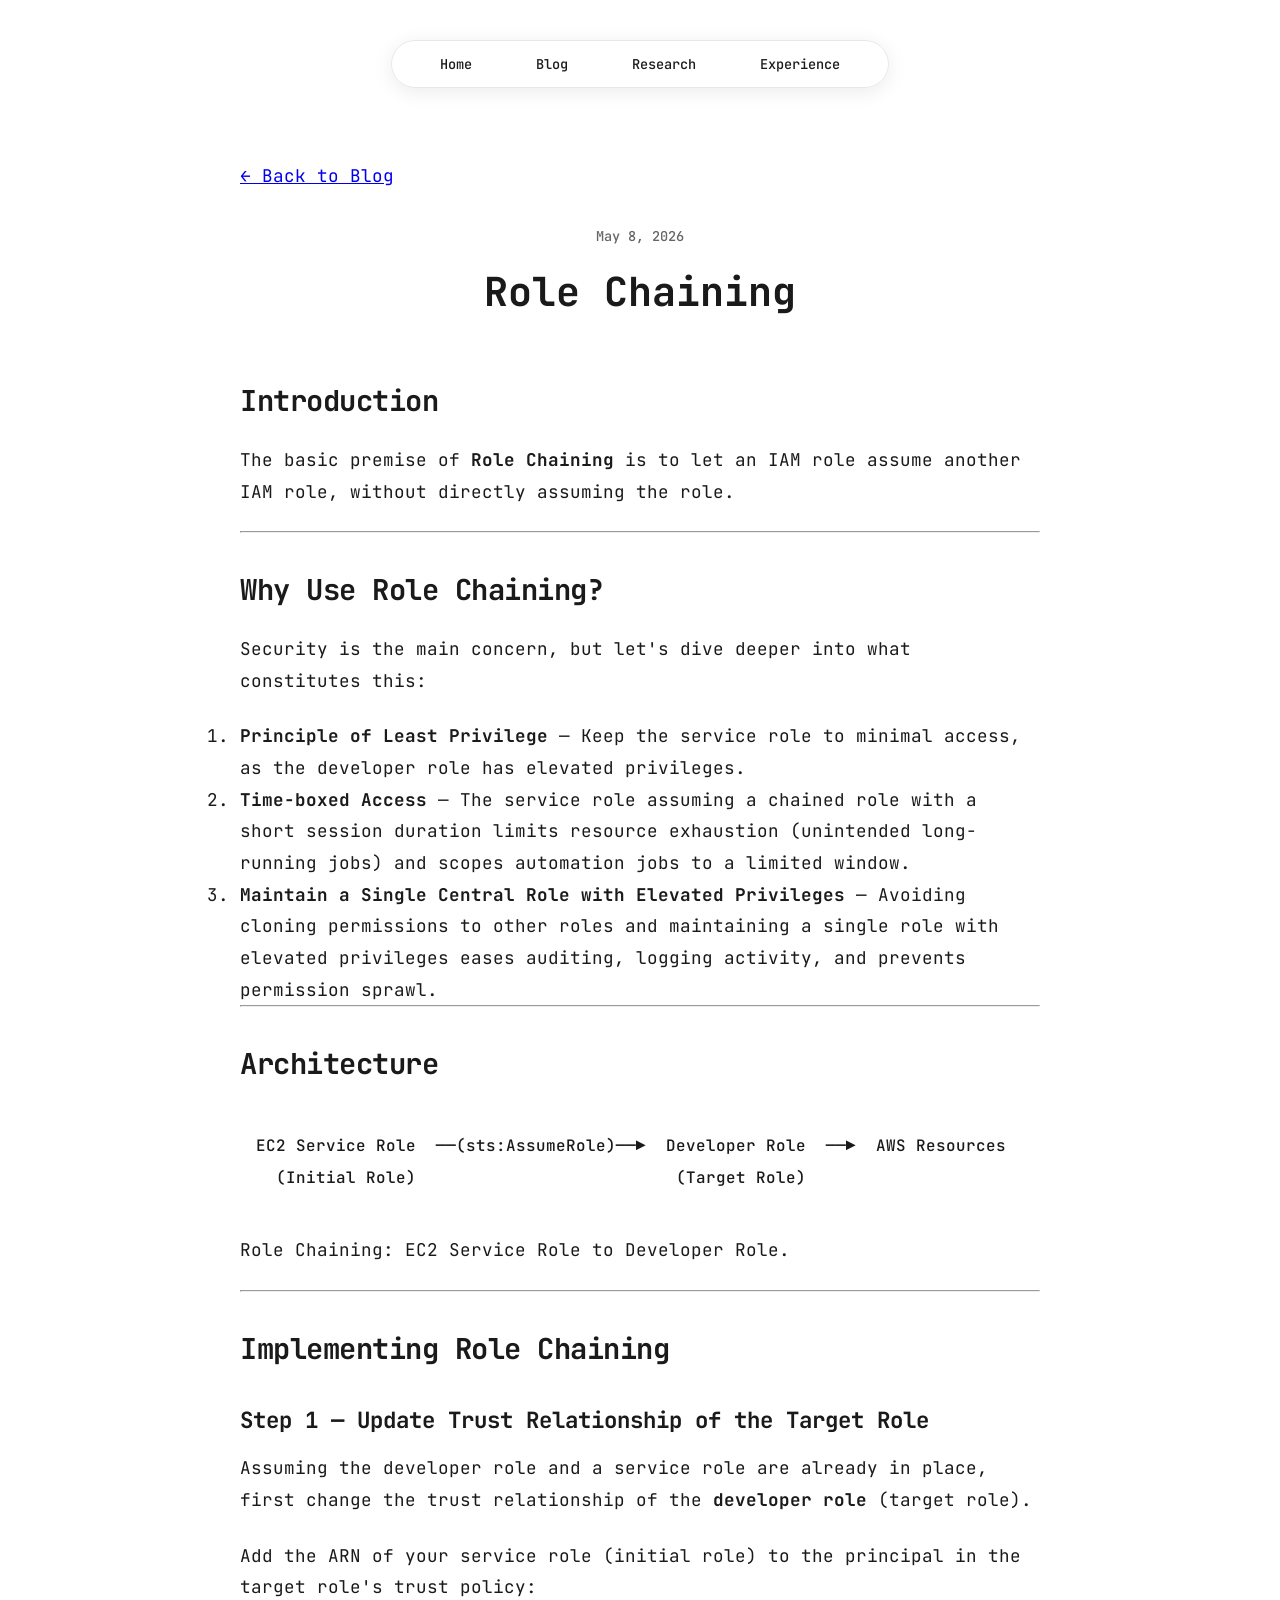
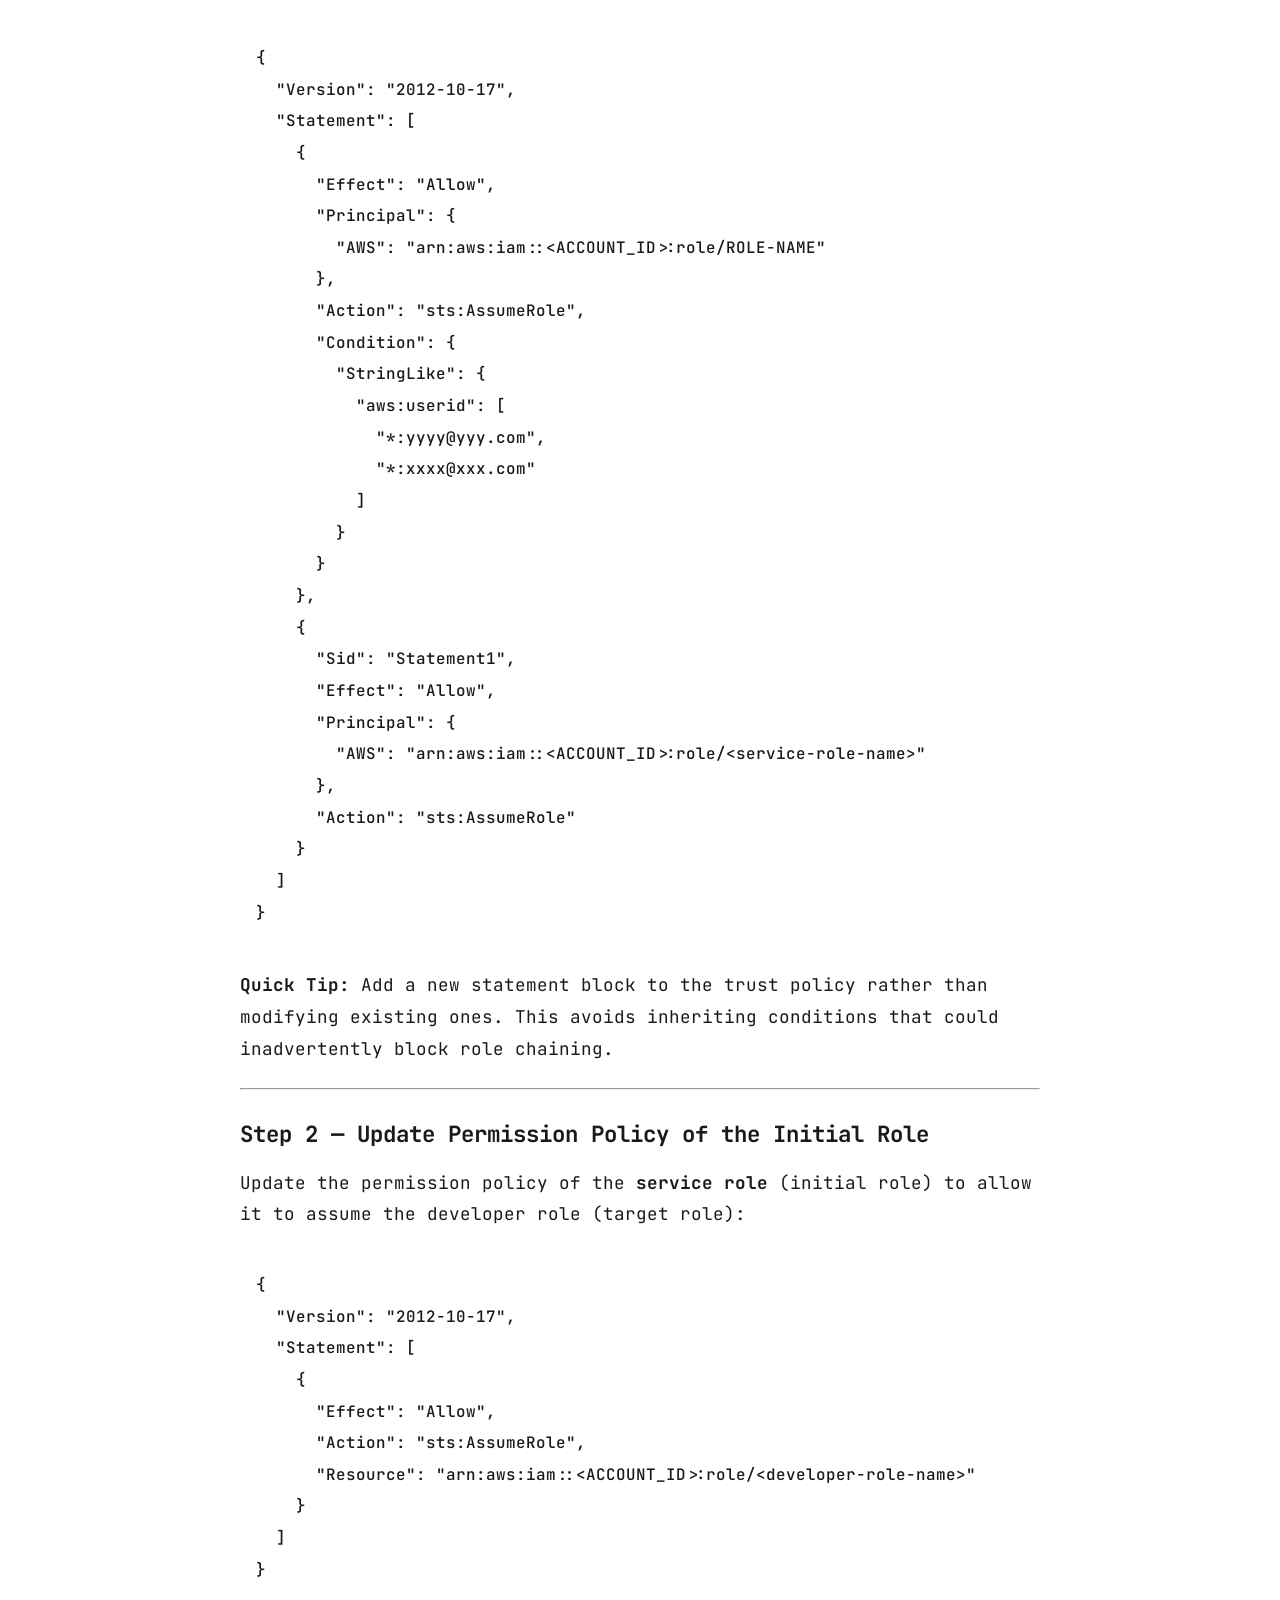
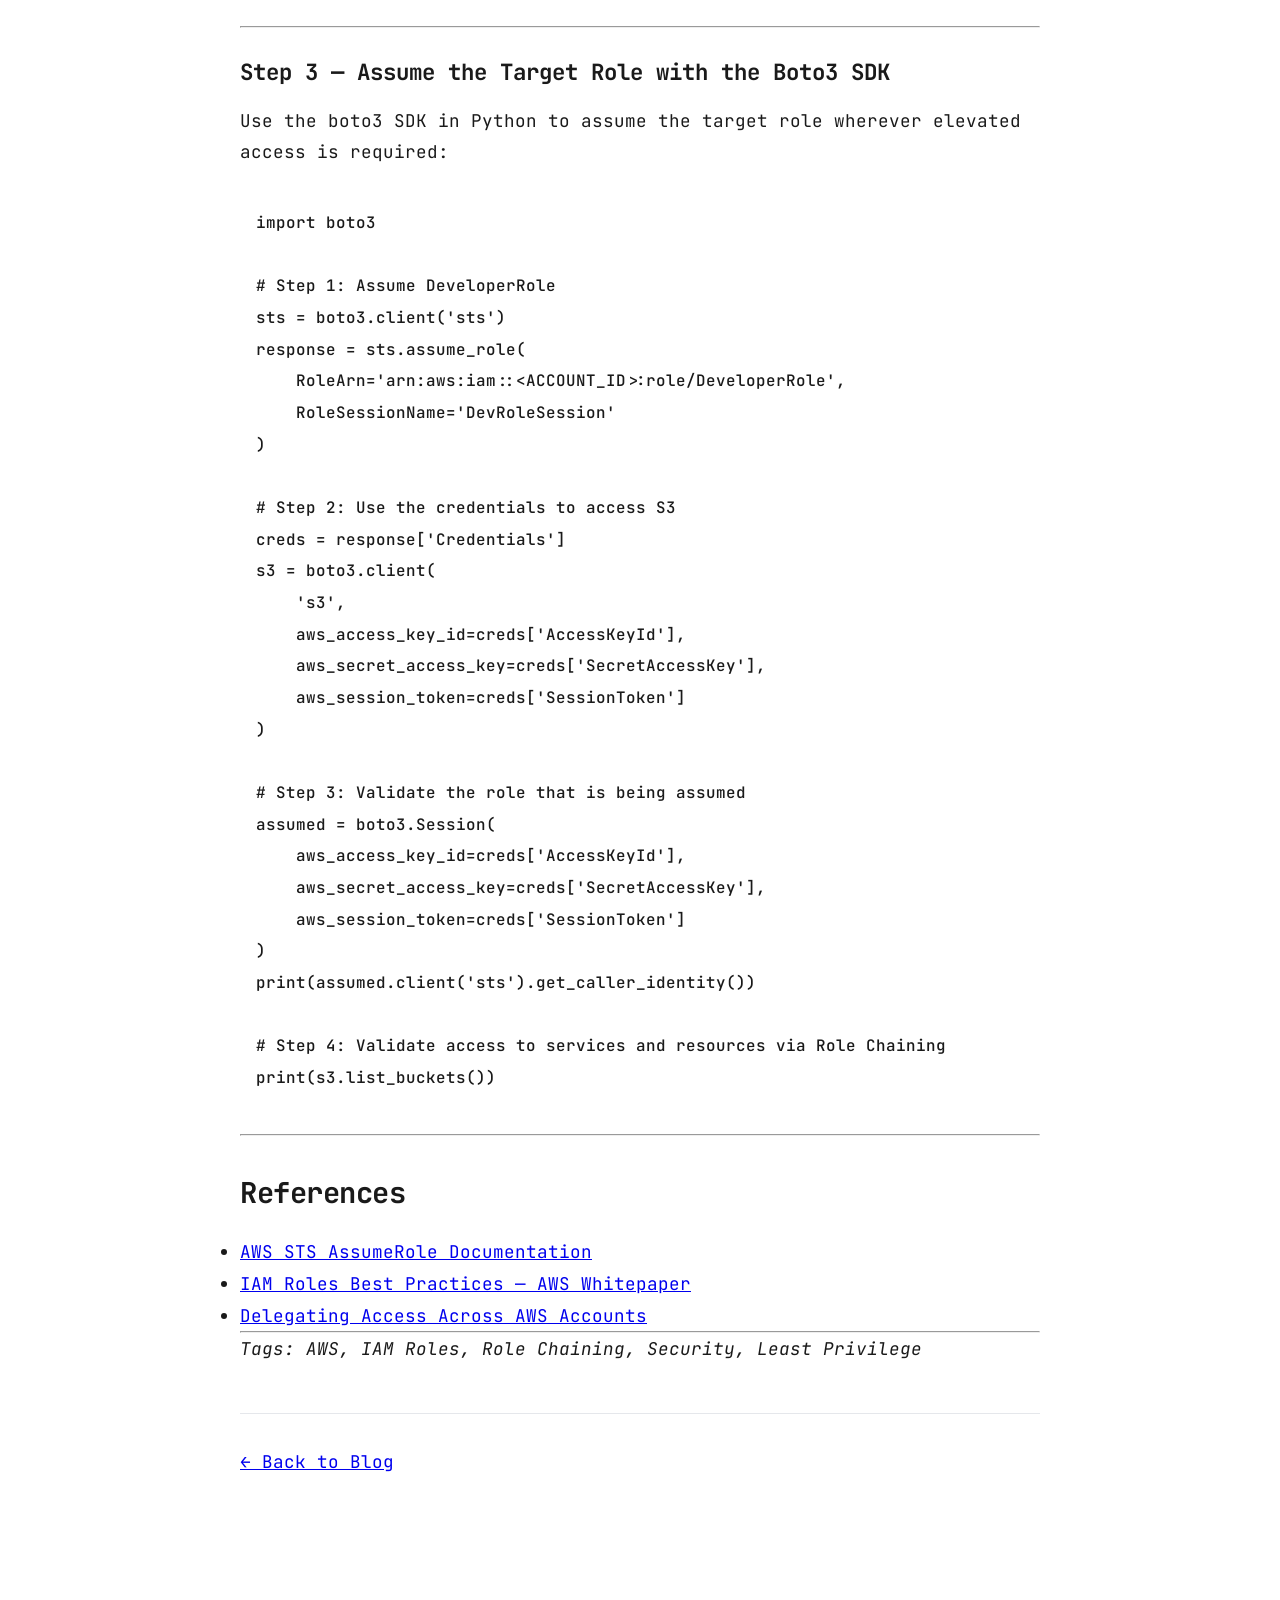
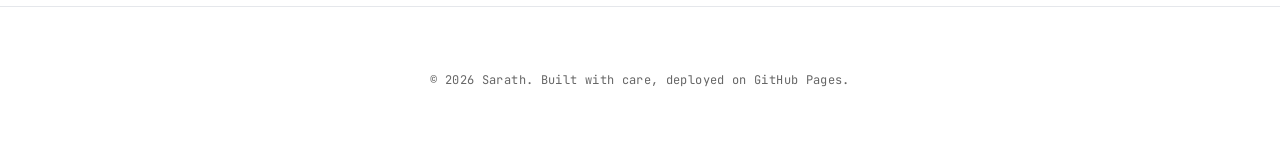
<file: blog/posts/role-chaining.html>
<!DOCTYPE html>
<html lang="en">
<head>
    <meta charset="UTF-8">
    <meta name="viewport" content="width=device-width, initial-scale=1.0">
    <title>Role Chaining - Sarath</title>
    <link rel="stylesheet" href="../../assets/css/style.css">
    <style>
        .post-content {
            max-width: 800px;
            margin: 0 auto;
            font-size: 1.1rem;
            line-height: 1.8;
        }
        .post-header {
            margin-bottom: 3rem;
            text-align: center;
        }
        .post-title {
            font-size: 2.5rem;
            margin-bottom: 1rem;
        }
        .post-content h2 {
            font-size: 1.8rem;
            margin: 2rem 0 1rem;
            text-align: left;
        }
        .post-content h3 {
            font-size: 1.4rem;
            margin: 1.5rem 0 0.75rem;
        }
        .post-content p {
            margin-bottom: 1.5rem;
        }
        .post-content code {
            background: var(--bg-light);
            padding: 0.2rem 0.4rem;
            border-radius: 3px;
            font-family: 'JetBrains Mono', 'Fira Code', monospace;
            font-size: 0.9em;
            font-weight: 500;
        }
        .post-content pre {
            background: var(--bg-light);
            padding: 1rem;
            border-radius: 6px;
            overflow-x: auto;
            margin: 1.5rem 0;
        }
        .post-content pre code {
            background: none;
            padding: 0;
        }
        .back-link {
            margin: 2rem 0;
        }
    </style>
</head>
<body>
    <nav class="pill-nav">
        <ul>
            <li><a href="../../index.html#home">Home</a></li>
            <li><a href="../index.html">Blog</a></li>
            <li><a href="../../research/publications.html">Research</a></li>
            <li><a href="../../work/experience.html">Experience</a></li>
        </ul>
    </nav>

    <section class="section">
        <div class="container">
            <div class="post-content">
                <div class="back-link">
                    <a href="../index.html">← Back to Blog</a>
                </div>

                <div class="post-header">
                    <div class="post-meta">May 8, 2026</div>
                    <h1 class="post-title">Role Chaining</h1>
                </div>

                <h2>Introduction</h2>
<p>The basic premise of <strong>Role Chaining</strong> is to let an IAM role assume another IAM role, without directly assuming the role.</p>
<hr />
<h2>Why Use Role Chaining?</h2>
<p>Security is the main concern, but let's dive deeper into what constitutes this:</p>
<ol>
<li><strong>Principle of Least Privilege</strong> — Keep the service role to minimal access, as the developer role has elevated privileges.</li>
<li><strong>Time-boxed Access</strong> — The service role assuming a chained role with a short session duration limits resource exhaustion (unintended long-running jobs) and scopes automation jobs to a limited window.</li>
<li><strong>Maintain a Single Central Role with Elevated Privileges</strong> — Avoiding cloning permissions to other roles and maintaining a single role with elevated privileges eases auditing, logging activity, and prevents permission sprawl.</li>
</ol>
<hr />
<h2>Architecture</h2>
<pre><code>EC2 Service Role  ──(sts:AssumeRole)──▶  Developer Role  ──▶  AWS Resources
  (Initial Role)                          (Target Role)
</code></pre>
<blockquote>
<p>Role Chaining: EC2 Service Role to Developer Role.</p>
</blockquote>
<hr />
<h2>Implementing Role Chaining</h2>
<h3>Step 1 — Update Trust Relationship of the Target Role</h3>
<p>Assuming the developer role and a service role are already in place, first change the trust relationship of the <strong>developer role</strong> (target role).</p>
<p>Add the ARN of your service role (initial role) to the principal in the target role's trust policy:</p>
<pre><code class="language-json">{
  &quot;Version&quot;: &quot;2012-10-17&quot;,
  &quot;Statement&quot;: [
    {
      &quot;Effect&quot;: &quot;Allow&quot;,
      &quot;Principal&quot;: {
        &quot;AWS&quot;: &quot;arn:aws:iam::&lt;ACCOUNT_ID&gt;:role/ROLE-NAME&quot;
      },
      &quot;Action&quot;: &quot;sts:AssumeRole&quot;,
      &quot;Condition&quot;: {
        &quot;StringLike&quot;: {
          &quot;aws:userid&quot;: [
            &quot;*:yyyy@yyy.com&quot;,
            &quot;*:xxxx@xxx.com&quot;
          ]
        }
      }
    },
    {
      &quot;Sid&quot;: &quot;Statement1&quot;,
      &quot;Effect&quot;: &quot;Allow&quot;,
      &quot;Principal&quot;: {
        &quot;AWS&quot;: &quot;arn:aws:iam::&lt;ACCOUNT_ID&gt;:role/&lt;service-role-name&gt;&quot;
      },
      &quot;Action&quot;: &quot;sts:AssumeRole&quot;
    }
  ]
}
</code></pre>
<blockquote>
<p><strong>Quick Tip:</strong> Add a new statement block to the trust policy rather than modifying existing ones. This avoids inheriting conditions that could inadvertently block role chaining.</p>
</blockquote>
<hr />
<h3>Step 2 — Update Permission Policy of the Initial Role</h3>
<p>Update the permission policy of the <strong>service role</strong> (initial role) to allow it to assume the developer role (target role):</p>
<pre><code class="language-json">{
  &quot;Version&quot;: &quot;2012-10-17&quot;,
  &quot;Statement&quot;: [
    {
      &quot;Effect&quot;: &quot;Allow&quot;,
      &quot;Action&quot;: &quot;sts:AssumeRole&quot;,
      &quot;Resource&quot;: &quot;arn:aws:iam::&lt;ACCOUNT_ID&gt;:role/&lt;developer-role-name&gt;&quot;
    }
  ]
}
</code></pre>
<hr />
<h3>Step 3 — Assume the Target Role with the Boto3 SDK</h3>
<p>Use the boto3 SDK in Python to assume the target role wherever elevated access is required:</p>
<pre><code class="language-python">import boto3

# Step 1: Assume DeveloperRole
sts = boto3.client('sts')
response = sts.assume_role(
    RoleArn='arn:aws:iam::&lt;ACCOUNT_ID&gt;:role/DeveloperRole',
    RoleSessionName='DevRoleSession'
)

# Step 2: Use the credentials to access S3
creds = response['Credentials']
s3 = boto3.client(
    's3',
    aws_access_key_id=creds['AccessKeyId'],
    aws_secret_access_key=creds['SecretAccessKey'],
    aws_session_token=creds['SessionToken']
)

# Step 3: Validate the role that is being assumed
assumed = boto3.Session(
    aws_access_key_id=creds['AccessKeyId'],
    aws_secret_access_key=creds['SecretAccessKey'],
    aws_session_token=creds['SessionToken']
)
print(assumed.client('sts').get_caller_identity())

# Step 4: Validate access to services and resources via Role Chaining
print(s3.list_buckets())
</code></pre>
<hr />
<h2>References</h2>
<ul>
<li><a href="https://docs.aws.amazon.com/STS/latest/APIReference/API_AssumeRole.html">AWS STS AssumeRole Documentation</a></li>
<li><a href="https://docs.aws.amazon.com/IAM/latest/UserGuide/best-practices.html">IAM Roles Best Practices — AWS Whitepaper</a></li>
<li><a href="https://docs.aws.amazon.com/IAM/latest/UserGuide/id_roles_common-scenarios_aws-accounts.html">Delegating Access Across AWS Accounts</a></li>
</ul>
<hr />
<p><em>Tags: AWS, IAM Roles, Role Chaining, Security, Least Privilege</em></p>

                <div class="back-link" style="margin-top: 3rem; padding-top: 2rem; border-top: 1px solid var(--border);">
                    <a href="../index.html">← Back to Blog</a>
                </div>
            </div>
        </div>
    </section>

    <footer class="footer">
        <div class="container">
            <p>&copy; 2026 Sarath. Built with care, deployed on GitHub Pages.</p>
        </div>
    </footer>
</body>
</html>
</file>
<file: assets/css/style.css>
/* Clean Minimalist Mono Design */
@import url('https://fonts.googleapis.com/css2?family=JetBrains+Mono:wght@300;400;500;600;700;800&display=swap');

:root {
    --bg: #ffffff;
    --text: #1a1a1a;
    --text-muted: #666666;
    --accent: #2563eb;
    --glass: rgba(255, 255, 255, 0.85);
    --border: #e5e7eb;
    --card-bg: #ffffff;
}

/* Auto Dark Mode */
@media (prefers-color-scheme: dark) {
    :root {
        --bg: #0a0a0a;
        --text: #eeeeee;
        --text-muted: #a0a0a0;
        --accent: #60a5fa;
        --glass: rgba(10, 10, 10, 0.85);
        --border: #2a2a2a;
        --card-bg: #141414;
    }
}

* {
    margin: 0;
    padding: 0;
    box-sizing: border-box;
}

html {
    scroll-behavior: smooth;
}

body {
    background-color: var(--bg);
    color: var(--text);
    font-family: 'JetBrains Mono', monospace;
    line-height: 1.65;
    transition: background 0.3s ease;
}

.container {
    max-width: 1200px;
    margin: 0 auto;
    padding: 0 3rem;
}

@media (min-width: 1400px) {
    .container {
        max-width: 1300px;
    }
}

/* Status Bar */
.status-bar {
    font-size: 0.7rem;
    padding: 12px;
    text-align: center;
    border-bottom: 1px solid var(--border);
    background: var(--bg);
    letter-spacing: 0.05em;
    font-weight: 500;
    color: var(--text-muted);
}

.status-dot {
    height: 6px;
    width: 6px;
    background-color: #10b981;
    border-radius: 50%;
    display: inline-block;
    margin-right: 8px;
    box-shadow: 0 0 10px #10b981;
    animation: pulse 2s infinite;
}

@keyframes pulse {
    0%, 100% { opacity: 1; }
    50% { opacity: 0.5; }
}

/* Pill Navigation */
.pill-nav {
    position: fixed;
    top: 2.5rem;
    left: 50%;
    transform: translateX(-50%);
    z-index: 1000;
    background: var(--glass);
    backdrop-filter: blur(12px);
    -webkit-backdrop-filter: blur(12px);
    border: 1px solid var(--border);
    padding: 0.6rem 2rem;
    border-radius: 50px;
    box-shadow: 0 4px 20px rgba(0, 0, 0, 0.08);
}

.pill-nav ul {
    display: flex;
    list-style: none;
    gap: 2rem;
    margin: 0;
    padding: 0;
    align-items: center;
}

.pill-nav a {
    text-decoration: none;
    color: var(--text);
    font-size: 0.85rem;
    font-weight: 500;
    transition: all 0.2s ease;
    padding: 0.5rem 1rem;
    border-radius: 20px;
}

.pill-nav a:hover {
    color: var(--accent);
    background: rgba(37, 99, 235, 0.08);
}

/* Hero Section */
.hero {
    padding: 10rem 0 3rem;
}

.hero-layout {
    display: flex;
    align-items: flex-start;
    gap: 4rem;
    max-width: 1000px;
    margin: 0 auto;
}

.hero-content {
    flex: 1;
    max-width: 650px;
}

.mono-tag {
    color: var(--text-muted);
    font-weight: 500;
    font-size: 0.95rem;
    margin-bottom: 1.5rem;
    display: block;
}

.hero h1 {
    font-size: 3rem;
    margin-bottom: 0.5rem;
    font-weight: 700;
    letter-spacing: -1.5px;
    line-height: 1.1;
}

.bio {
    font-size: 1.05rem;
    line-height: 1.8;
    color: var(--text-muted);
    margin-bottom: 2rem;
}

.hero-actions {
    display: flex;
    gap: 1rem;
    flex-wrap: wrap;
}

.link-btn {
    display: inline-block;
    padding: 0.7rem 1.5rem;
    text-decoration: none;
    color: var(--text);
    border: 1px solid var(--border);
    border-radius: 8px;
    font-size: 0.85rem;
    font-weight: 500;
    transition: all 0.2s ease;
}

.link-btn:hover {
    border-color: var(--accent);
    color: var(--accent);
    background: rgba(37, 99, 235, 0.04);
}

/* Profile Picture */
.profile-container {
    flex: 0 0 220px;
}

.profile-frame {
    width: 220px;
    height: 220px;
    border-radius: 16px;
    overflow: hidden;
    border: 1px solid var(--border);
    box-shadow: 0 2px 8px rgba(0, 0, 0, 0.06);
}

.profile-img {
    width: 100%;
    height: 100%;
    object-fit: cover;
}

/* Current Focus Section */
.current-focus {
    margin: 2rem auto 4rem;
    max-width: 900px;
    padding: 2.5rem 0;
    border-top: 1px solid var(--border);
}

.focus-text {
    font-size: 1.05rem;
    line-height: 1.9;
    color: var(--text);
    font-weight: 400;
}

/* Grid Sections */
.grid-section {
    margin: 6rem 0;
}

.section-title {
    font-size: 0.75rem;
    margin-bottom: 2rem;
    color: var(--text-muted);
    letter-spacing: 0.15em;
    font-weight: 600;
    text-transform: uppercase;
}

.grid {
    display: grid;
    grid-template-columns: repeat(2, 1fr);
    gap: 1.5rem;
}

.card {
    background: var(--card-bg);
    padding: 1.75rem;
    border: 1px solid var(--border);
    border-radius: 16px;
    transition: border-color 0.2s ease;
}

.card:hover {
    border-color: var(--accent);
}

.card-header {
    display: flex;
    justify-content: space-between;
    align-items: center;
    margin-bottom: 1rem;
}

.tag {
    font-size: 0.7rem;
    color: var(--accent);
    border: 1px solid var(--accent);
    padding: 3px 8px;
    border-radius: 6px;
    font-weight: 600;
    letter-spacing: 0.05em;
}

.date {
    font-size: 0.75rem;
    color: var(--text-muted);
}

.card h4 {
    margin-bottom: 0.75rem;
    font-size: 1.1rem;
    font-weight: 600;
}

.card p {
    font-size: 0.9rem;
    color: var(--text-muted);
    line-height: 1.6;
}

.wide-card {
    grid-column: 1 / -1;
}

.text-link {
    color: var(--accent);
    text-decoration: none;
    font-size: 0.9rem;
    font-weight: 500;
    display: inline-block;
    margin-top: 0.5rem;
}

.text-link:hover {
    text-decoration: underline;
}

/* Section with proper spacing for fixed nav */
.section {
    padding-top: 8rem;
    min-height: 100vh;
}

.section h2 {
    text-align: center;
    font-size: 2.2rem;
    margin-bottom: 1.5rem;
    font-weight: 700;
    letter-spacing: -0.5px;
}

/* Blog Posts */
.posts-list {
    max-width: 900px;
    margin: 0 auto;
}

.post-preview {
    margin-bottom: 3rem;
    padding-bottom: 2rem;
    border-bottom: 1px solid var(--border);
}

.post-preview:last-child {
    border-bottom: none;
}

.post-meta {
    font-size: 0.85rem;
    color: var(--text-muted);
    margin-bottom: 0.5rem;
    font-weight: 500;
}

.post-preview h3 {
    font-size: 1.5rem;
    margin-bottom: 0.75rem;
    font-weight: 600;
    letter-spacing: -0.3px;
}

.post-preview h3 a {
    color: var(--text);
    text-decoration: none;
    transition: color 0.2s ease;
    border-bottom: 2px solid transparent;
}

.post-preview h3 a:hover {
    color: var(--accent);
    border-bottom: 2px solid var(--accent);
}

.post-preview p {
    color: var(--text-muted);
    line-height: 1.8;
    font-size: 1rem;
}

/* Footer */
.footer {
    padding: 4rem 0;
    border-top: 1px solid var(--border);
    margin-top: 8rem;
    text-align: center;
}

.footer p {
    font-size: 0.75rem;
    color: var(--text-muted);
    font-weight: 400;
    letter-spacing: 0.03em;
}

/* Animations */
@keyframes fadeInUp {
    from {
        opacity: 0;
        transform: translateY(20px);
    }
    to {
        opacity: 1;
        transform: translateY(0);
    }
}

.fade-in {
    animation: fadeInUp 0.8s ease forwards;
}

/* Responsive */
@media (max-width: 768px) {
    .container {
        padding: 0 1.5rem;
    }

    .hero {
        padding: 10rem 0 4rem;
    }

    .hero-layout {
        flex-direction: column;
        gap: 2rem;
    }

    .hero h1 {
        font-size: 2.2rem;
    }

    .bio {
        max-width: 100%;
        font-size: 1rem;
    }

    .hero-actions {
        justify-content: flex-start;
    }

    .profile-container {
        width: 100%;
        flex: none;
    }

    .profile-frame {
        width: 180px;
        height: 180px;
    }

    .section h2 {
        font-size: 1.8rem;
    }
    
    .grid {
        grid-template-columns: 1fr;
    }
    
    .pill-nav {
        width: 90%;
        padding: 0.5rem 1rem;
    }
    
    .pill-nav ul {
        gap: 0.8rem;
        justify-content: space-around;
    }
    
    .pill-nav a {
        font-size: 0.75rem;
        padding: 0.4rem 0.6rem;
    }
    
    .status-bar {
        font-size: 0.65rem;
    }
}
</file>
